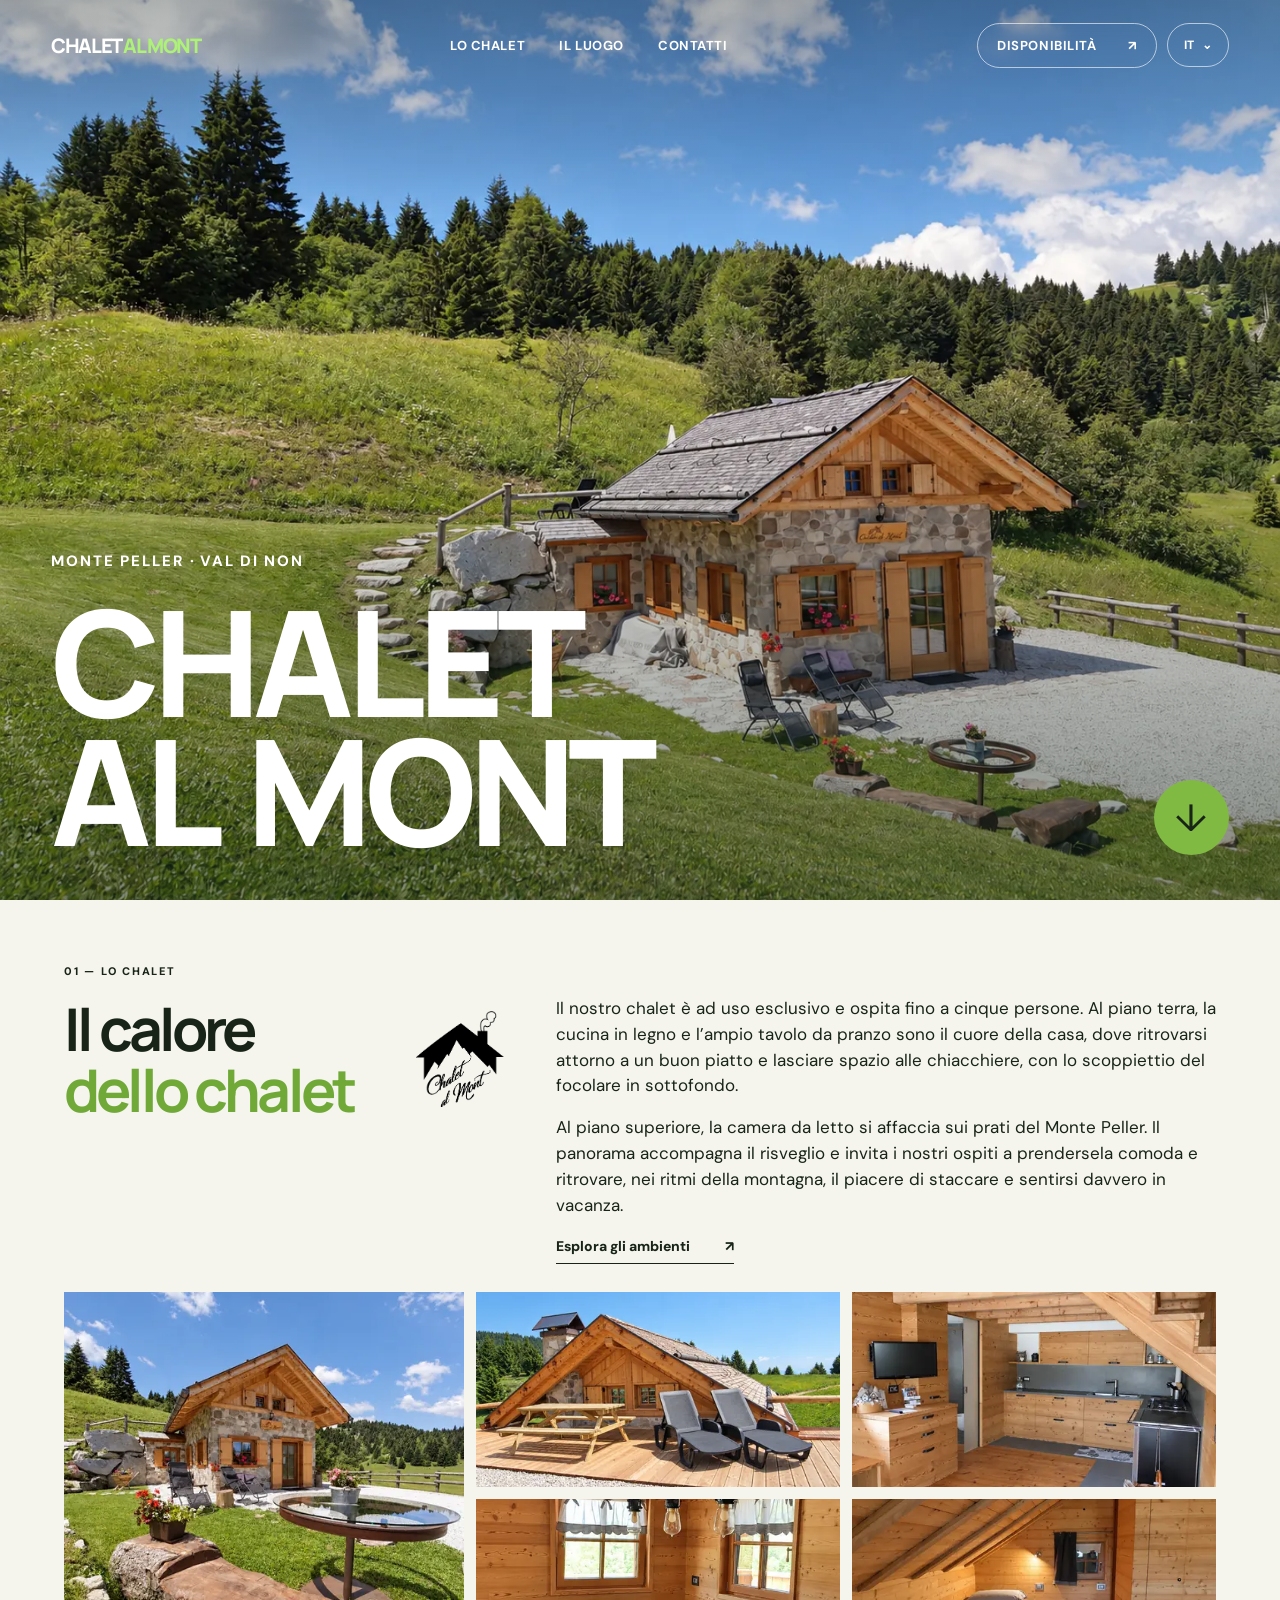
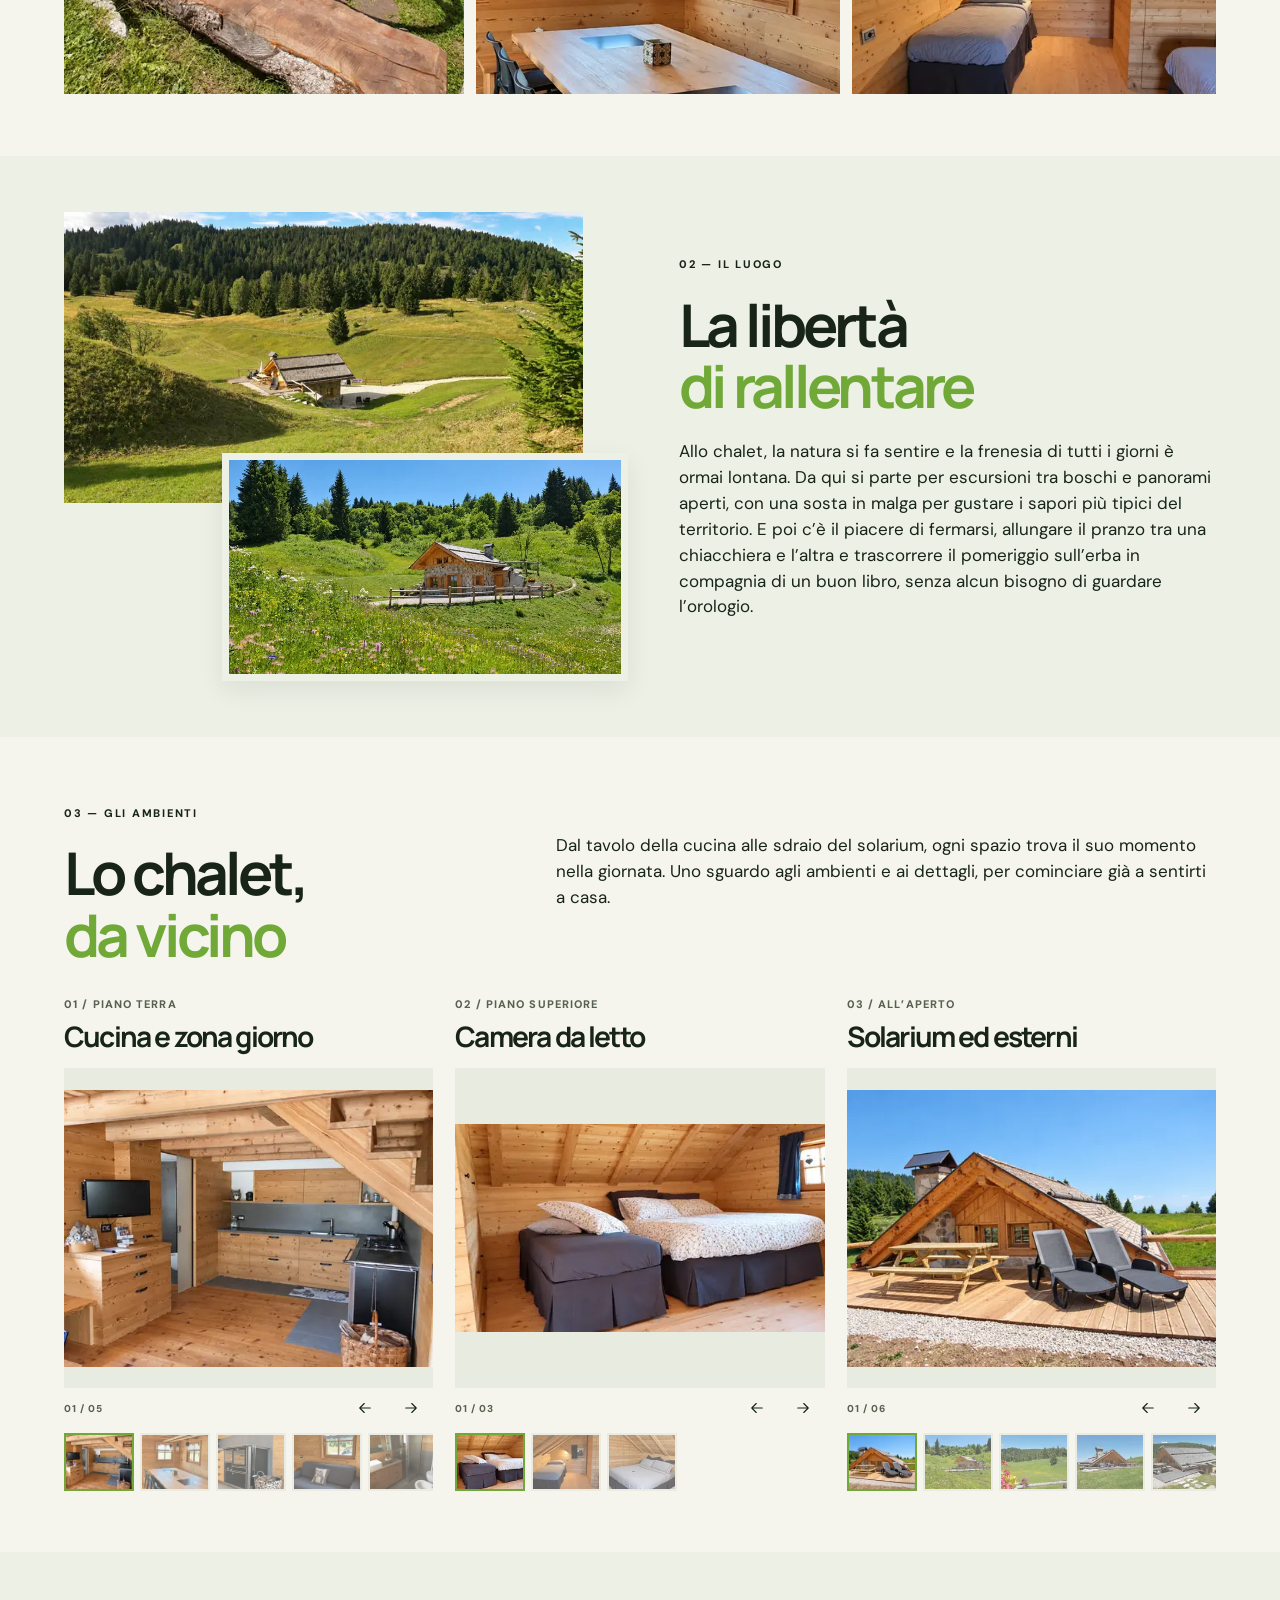
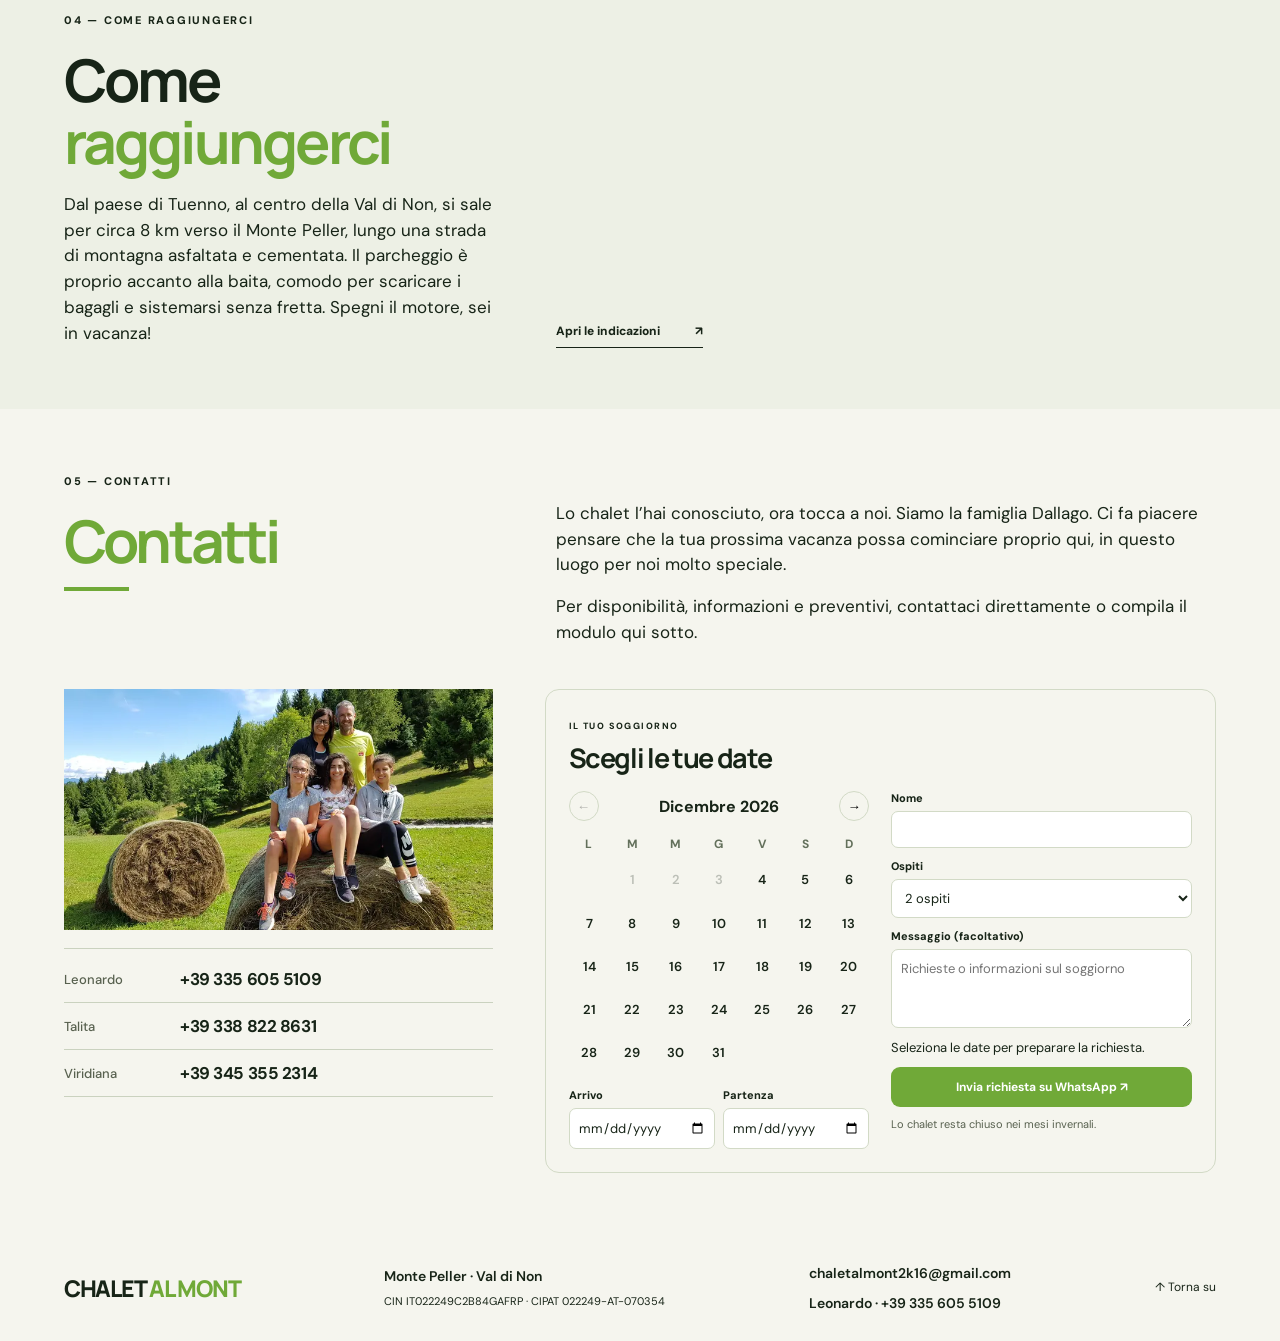
<file: docs/index.html>
<!doctype html>
<html lang="it">
<head>
  <meta charset="utf-8"><meta name="viewport" content="width=device-width, initial-scale=1"><meta name="theme-color" content="#223322">
  <title>Chalet al Mont · Monte Peller, Val di Non</title>
  <meta name="description" content="Chalet al Mont, sul Monte Peller in Val di Non. Una baita indipendente per cinque persone, tra prati e boschi.">
  <link rel="preconnect" href="https://fonts.googleapis.com"><link rel="preconnect" href="https://fonts.gstatic.com" crossorigin><link href="https://fonts.googleapis.com/css2?family=DM+Sans:wght@400;500;600;700&family=Manrope:wght@400;500;600;700;800&display=swap" rel="stylesheet"><link rel="stylesheet" href="style.css?v=20261014-2">
<link rel="alternate" hreflang="it" href="https://gabbbri.github.io/chalet-al-mont/"><link rel="alternate" hreflang="en" href="https://gabbbri.github.io/chalet-al-mont/en/"><link rel="alternate" hreflang="de" href="https://gabbbri.github.io/chalet-al-mont/de/"><meta property="og:type" content="website">
<meta property="og:site_name" content="Chalet al Mont">
<meta property="og:title" content="Chalet al Mont · Monte Peller, Val di Non">
<meta property="og:description" content="Chalet al Mont, sul Monte Peller in Val di Non. Una baita indipendente per cinque persone, tra prati e boschi.">
<meta property="og:url" content="https://gabbbri.github.io/chalet-al-mont/">
<meta property="og:locale" content="it_IT">
<meta property="og:image" content="https://gabbbri.github.io/chalet-al-mont/assets/chalet-al-mont-social.jpg">
<meta property="og:image:secure_url" content="https://gabbbri.github.io/chalet-al-mont/assets/chalet-al-mont-social.jpg">
<meta property="og:image:type" content="image/jpeg">
<meta property="og:image:width" content="1200">
<meta property="og:image:height" content="630">
<meta property="og:image:alt" content="Chalet al Mont tra i prati e i boschi del Monte Peller">
<meta name="twitter:card" content="summary_large_image">
<meta name="twitter:title" content="Chalet al Mont · Monte Peller, Val di Non">
<meta name="twitter:description" content="Chalet al Mont, sul Monte Peller in Val di Non. Una baita indipendente per cinque persone, tra prati e boschi.">
<meta name="twitter:image" content="https://gabbbri.github.io/chalet-al-mont/assets/chalet-al-mont-social.jpg">
<meta name="twitter:image:alt" content="Chalet al Mont tra i prati e i boschi del Monte Peller">
</head>
<body>
  <header class="topbar"><a class="brand" href="#top" aria-label="Chalet al Mont, torna all'inizio">CHALET <span>AL MONT</span></a><nav aria-label="Menu principale"><a href="#chalet">LO CHALET</a><a href="#paesaggio">IL LUOGO</a><a href="#contatti">CONTATTI</a></nav><div class="header-actions"><a class="top-cta" href="#contatti">DISPONIBILITÀ <span>↗</span></a><details class="language-switch"><summary aria-label="Scegli la lingua"><span>IT</span><span aria-hidden="true">⌄</span></summary><div class="language-list"><a href="./" lang="it" hreflang="it" data-language="it" aria-current="page">Italiano</a><a href="en/" lang="en" hreflang="en" data-language="en">English</a><a href="de/" lang="de" hreflang="de" data-language="de">Deutsch</a></div></details></div></header>
  <main id="top">
    <section class="hero" aria-labelledby="hero-title"><img class="hero-img" src="assets/chalet.jpg-page-1448.webp" srcset="assets/chalet.jpg-page-480.webp 480w, assets/chalet.jpg-page-720.webp 720w, assets/chalet.jpg-page-960.webp 960w, assets/chalet.jpg-page-1448.webp 1448w" sizes="100vw" width="1448" height="1086" decoding="async" alt="Chalet al Mont sul prato del Monte Peller" fetchpriority="high"><div class="hero-shade"></div><div class="hero-bottom"><div><span class="tiny">MONTE PELLER · VAL DI NON</span><h1 id="hero-title">CHALET<br><span>AL MONT</span></h1></div><a class="hero-down" href="#chalet" aria-label="Scendi alla descrizione">↓</a></div></section>

    <section class="opening" id="chalet">
      <div class="opening-head"><div class="section-title-block"><div class="opening-identity"><span class="section-label">01 — LO CHALET</span></div><h2>Il calore <br><em>dello chalet</em></h2><img class="original-logo opening-mark" src="assets/logo-originale.png" alt="Logo originale di Chalet al Mont" loading="lazy"></div><div class="opening-copy"><p>Il nostro chalet è ad uso esclusivo e ospita fino a cinque persone. Al piano terra, la cucina in legno e l’ampio tavolo da pranzo sono il cuore della casa, dove ritrovarsi attorno a un buon piatto e lasciare spazio alle chiacchiere, con lo scoppiettio del focolare in sottofondo.</p><p>Al piano superiore, la camera da letto si affaccia sui prati del Monte Peller. Il panorama accompagna il risveglio e invita i nostri ospiti a prendersela comoda e ritrovare, nei ritmi della montagna, il piacere di staccare e sentirsi davvero in vacanza.</p><a class="arrow-link" href="#ambienti">Esplora gli ambienti <span>↗</span></a></div></div>
      <div class="chalet-gallery" aria-label="Fotografie dello chalet, esterni e interni">
        <a class="gallery-main" href="assets/facciata-1086.webp" aria-label="Apri la foto della facciata"><img src="assets/facciata-page-480.webp" srcset="assets/facciata-page-480.webp 480w, assets/facciata-page-720.webp 720w, assets/facciata-page-960.webp 960w" sizes="(max-width: 650px) 90vw, 30vw" width="480" height="640" decoding="async" alt="La baita e le sedute sul prato" loading="lazy"></a>
        <a href="assets/terrazza-ai-1448.webp" aria-label="Apri la foto della terrazza"><img src="assets/terrazza-ai-page-480.webp" srcset="assets/terrazza-ai-page-480.webp 480w, assets/terrazza-ai-page-720.webp 720w, assets/terrazza-ai-page-960.webp 960w" sizes="(max-width: 650px) 44vw, 29vw" width="480" height="360" decoding="async" alt="Terrazza con tavolo e sdraio" loading="lazy"></a>
        <a href="assets/cucina-ai-1448.webp" aria-label="Apri la foto della cucina"><img src="assets/cucina-ai-page-480.webp" srcset="assets/cucina-ai-page-480.webp 480w, assets/cucina-ai-page-720.webp 720w, assets/cucina-ai-page-960.webp 960w" sizes="(max-width: 650px) 44vw, 29vw" width="480" height="360" decoding="async" alt="Cucina in legno e focolare, sotto la scala" loading="lazy"></a>
        <a href="assets/zona-pranzo-ai-941.webp" aria-label="Ingrandisci: Il tavolo della zona giorno, davanti alle due finestre"><img src="assets/zona-pranzo-ai-page-480.webp" srcset="assets/zona-pranzo-ai-page-480.webp 480w, assets/zona-pranzo-ai-page-720.webp 720w, assets/zona-pranzo-ai-page-941.webp 941w" sizes="(max-width: 650px) 44vw, 29vw" width="480" height="853" decoding="async" alt="Il tavolo della zona giorno, davanti alle due finestre" loading="lazy"></a>
        <a href="assets/camera-ai-1600.webp" aria-label="Apri la foto della camera"><img src="assets/camera-ai-page-480.webp" srcset="assets/camera-ai-page-480.webp 480w, assets/camera-ai-page-720.webp 720w, assets/camera-ai-page-960.webp 960w" sizes="(max-width: 650px) 44vw, 29vw" width="480" height="270" decoding="async" alt="I letti nella camera al piano superiore" loading="lazy"></a>
      </div>
    </section>



    <section class="photo-story" id="paesaggio"><div class="landscape-composition"><figure class="landscape-main"><img src="assets/radura-page-480.webp" srcset="assets/radura-page-480.webp 480w, assets/radura-page-720.webp 720w, assets/radura-page-960.webp 960w" sizes="(max-width: 750px) 80vw, 44vw" width="480" height="270" decoding="async" alt="La baita nella radura tra il prato e il bosco" loading="lazy"></figure><figure class="landscape-inset"><img src="assets/prato-ai-page-480.webp" srcset="assets/prato-ai-page-480.webp 480w, assets/prato-ai-page-720.webp 720w, assets/prato-ai-page-960.webp 960w" sizes="(max-width: 750px) 80vw, 44vw" width="480" height="270" decoding="async" alt="La baita vista dal prato" loading="lazy"></figure></div><div class="photo-panel"><span class="section-label">02 — IL LUOGO</span><h2>La libertà <br><em>di rallentare</em></h2><p>Allo chalet, la natura si fa sentire e la frenesia di tutti i giorni è ormai lontana. Da qui si parte per escursioni tra boschi e panorami aperti, con una sosta in malga per gustare i sapori più tipici del territorio. E poi c’è il piacere di fermarsi, allungare il pranzo tra una chiacchiera e l’altra e trascorrere il pomeriggio sull’erba in compagnia di un buon libro, senza alcun bisogno di guardare l’orologio.</p></div></section>

    <section class="rooms" id="ambienti"><div class="rooms-head"><div class="section-title-block"><span class="section-label">03 — GLI AMBIENTI</span><h2>Lo chalet, <br><em>da vicino</em></h2></div><div class="section-copy"><p>Dal tavolo della cucina alle sdraio del solarium, ogni spazio trova il suo momento nella giornata. Uno sguardo agli ambienti e ai dettagli, per cominciare già a sentirti a casa.</p></div></div><div class="room-grid"><article class="room-card"><span>01 / PIANO TERRA</span><h3>Cucina e zona giorno</h3><div class="space-gallery" aria-label="Fotografie: piano terra" data-space-gallery><div class="space-slides"><a class="room-photo" href="assets/cucina-ai-1448.webp" aria-label="Ingrandisci: La cucina e la scala che porta al piano superiore"><img src="assets/cucina-ai-page-480.webp" srcset="assets/cucina-ai-page-480.webp 480w, assets/cucina-ai-page-720.webp 720w, assets/cucina-ai-page-960.webp 960w" sizes="(max-width: 650px) 90vw, 29vw" width="480" height="360" decoding="async" alt="La cucina e la scala che porta al piano superiore" loading="lazy"></a><a class="room-photo" href="assets/zona-pranzo-ai-941.webp" aria-label="Ingrandisci: Il tavolo della zona giorno, davanti alle due finestre" hidden tabindex="-1"><img data-src="assets/zona-pranzo-ai-page-480.webp" data-srcset="assets/zona-pranzo-ai-page-480.webp 480w, assets/zona-pranzo-ai-page-720.webp 720w, assets/zona-pranzo-ai-page-941.webp 941w" sizes="(max-width: 650px) 90vw, 29vw" width="480" height="853" decoding="async" alt="Il tavolo della zona giorno, davanti alle due finestre" loading="lazy"></a><a class="room-photo" href="assets/stufa-ai-941.webp" aria-label="Ingrandisci: Il focolare a legna al piano terra" hidden tabindex="-1"><img data-src="assets/stufa-ai-page-480.webp" data-srcset="assets/stufa-ai-page-480.webp 480w, assets/stufa-ai-page-720.webp 720w, assets/stufa-ai-page-941.webp 941w" sizes="(max-width: 650px) 90vw, 29vw" width="480" height="853" decoding="async" alt="Il focolare a legna al piano terra" loading="lazy"></a><a class="room-photo" href="assets/soggiorno-ai-1086.webp" aria-label="Ingrandisci: Il divano nella zona giorno" hidden tabindex="-1"><img data-src="assets/soggiorno-ai-page-480.webp" data-srcset="assets/soggiorno-ai-page-480.webp 480w, assets/soggiorno-ai-page-720.webp 720w, assets/soggiorno-ai-page-960.webp 960w" sizes="(max-width: 650px) 90vw, 29vw" width="480" height="640" decoding="async" alt="Il divano nella zona giorno" loading="lazy"></a><a class="room-photo" href="assets/bagno-originale-1600.webp" aria-label="Ingrandisci: Il bagno al piano terra, con lavabo e doccia" hidden tabindex="-1"><img data-src="assets/bagno-originale-page-480.webp" data-srcset="assets/bagno-originale-page-480.webp 480w, assets/bagno-originale-page-720.webp 720w, assets/bagno-originale-page-960.webp 960w" sizes="(max-width: 650px) 90vw, 29vw" width="480" height="360" decoding="async" alt="Il bagno al piano terra, con lavabo e doccia" loading="lazy"></a><div class="space-controls"><button type="button" data-step="-1" aria-label="Foto precedente"><svg viewBox="0 0 24 24" aria-hidden="true"><path d="M19 12H5m6-6-6 6 6 6"/></svg></button><span class="space-count" aria-live="polite">01 / 05</span><button type="button" data-step="1" aria-label="Foto successiva"><svg viewBox="0 0 24 24" aria-hidden="true"><path d="M5 12h14m-6-6 6 6-6 6"/></svg></button></div></div><div class="space-thumbs" aria-label="Scegli una foto"><button type="button" data-photo="0" aria-label="Mostra: La cucina e la scala che porta al piano superiore" aria-pressed="true"><img src="assets/cucina-ai-page-160.webp" width="160" height="120" decoding="async" alt="" loading="lazy"></button><button type="button" data-photo="1" aria-label="Mostra: Il tavolo della zona giorno, davanti alle due finestre" aria-pressed="false"><img src="assets/zona-pranzo-ai-page-160.webp" width="160" height="284" decoding="async" alt="" loading="lazy"></button><button type="button" data-photo="2" aria-label="Mostra: Il focolare a legna al piano terra" aria-pressed="false"><img src="assets/stufa-ai-page-160.webp" width="160" height="284" decoding="async" alt="" loading="lazy"></button><button type="button" data-photo="3" aria-label="Mostra: Il divano nella zona giorno" aria-pressed="false"><img src="assets/soggiorno-ai-page-160.webp" width="160" height="213" decoding="async" alt="" loading="lazy"></button><button type="button" data-photo="4" aria-label="Mostra: Il bagno al piano terra, con lavabo e doccia" aria-pressed="false"><img src="assets/bagno-originale-page-160.webp" width="160" height="120" decoding="async" alt="" loading="lazy"></button></div></div></article><article class="room-card"><span>02 / PIANO SUPERIORE</span><h3>Camera da letto</h3><div class="space-gallery" aria-label="Fotografie: piano superiore" data-space-gallery><div class="space-slides"><a class="room-photo" href="assets/letti-ai-1600.webp" aria-label="Ingrandisci: Letto matrimoniale e letto singolo nella camera al piano superiore"><img src="assets/letti-ai-page-480.webp" srcset="assets/letti-ai-page-480.webp 480w, assets/letti-ai-page-720.webp 720w, assets/letti-ai-page-960.webp 960w" sizes="(max-width: 650px) 90vw, 29vw" width="480" height="270" decoding="async" alt="Letto matrimoniale e letto singolo nella camera al piano superiore" loading="lazy"></a><a class="room-photo" href="assets/camera-ai-1600.webp" aria-label="Ingrandisci: I letti singoli sotto il soffitto in legno" hidden tabindex="-1"><img data-src="assets/camera-ai-page-480.webp" data-srcset="assets/camera-ai-page-480.webp 480w, assets/camera-ai-page-720.webp 720w, assets/camera-ai-page-960.webp 960w" sizes="(max-width: 650px) 90vw, 29vw" width="480" height="270" decoding="async" alt="I letti singoli sotto il soffitto in legno" loading="lazy"></a><a class="room-photo" href="assets/matrimoniale-ai-1600.webp" aria-label="Ingrandisci: Il letto matrimoniale visto dalla finestra" hidden tabindex="-1"><img data-src="assets/matrimoniale-ai-page-480.webp" data-srcset="assets/matrimoniale-ai-page-480.webp 480w, assets/matrimoniale-ai-page-720.webp 720w, assets/matrimoniale-ai-page-960.webp 960w" sizes="(max-width: 650px) 90vw, 29vw" width="480" height="270" decoding="async" alt="Il letto matrimoniale visto dalla finestra" loading="lazy"></a><div class="space-controls"><button type="button" data-step="-1" aria-label="Foto precedente"><svg viewBox="0 0 24 24" aria-hidden="true"><path d="M19 12H5m6-6-6 6 6 6"/></svg></button><span class="space-count" aria-live="polite">01 / 03</span><button type="button" data-step="1" aria-label="Foto successiva"><svg viewBox="0 0 24 24" aria-hidden="true"><path d="M5 12h14m-6-6 6 6-6 6"/></svg></button></div></div><div class="space-thumbs" aria-label="Scegli una foto"><button type="button" data-photo="0" aria-label="Mostra: Letto matrimoniale e letto singolo nella camera al piano superiore" aria-pressed="true"><img src="assets/letti-ai-page-160.webp" width="160" height="90" decoding="async" alt="" loading="lazy"></button><button type="button" data-photo="1" aria-label="Mostra: I letti singoli sotto il soffitto in legno" aria-pressed="false"><img src="assets/camera-ai-page-160.webp" width="160" height="90" decoding="async" alt="" loading="lazy"></button><button type="button" data-photo="2" aria-label="Mostra: Il letto matrimoniale visto dalla finestra" aria-pressed="false"><img src="assets/matrimoniale-ai-page-160.webp" width="160" height="90" decoding="async" alt="" loading="lazy"></button></div></div></article><article class="room-card"><span>03 / ALL’APERTO</span><h3>Solarium ed esterni</h3><div class="space-gallery" aria-label="Fotografie: all’aperto" data-space-gallery><div class="space-slides"><a class="room-photo" href="assets/terrazza-ai-1448.webp" aria-label="Ingrandisci: La terrazza con tavolo e sdraio"><img src="assets/terrazza-ai-page-480.webp" srcset="assets/terrazza-ai-page-480.webp 480w, assets/terrazza-ai-page-720.webp 720w, assets/terrazza-ai-page-960.webp 960w" sizes="(max-width: 650px) 90vw, 29vw" width="480" height="360" decoding="async" alt="La terrazza con tavolo e sdraio" loading="lazy"></a><a class="room-photo" href="assets/prato-ai-1600.webp" aria-label="Ingrandisci: La baita vista dal prato" hidden tabindex="-1"><img data-src="assets/prato-ai-page-480.webp" data-srcset="assets/prato-ai-page-480.webp 480w, assets/prato-ai-page-720.webp 720w, assets/prato-ai-page-960.webp 960w" sizes="(max-width: 650px) 90vw, 29vw" width="480" height="270" decoding="async" alt="La baita vista dal prato" loading="lazy"></a><a class="room-photo" href="assets/originale-15-1600.webp" aria-label="Ingrandisci: Il prato e il bosco visti dalla terrazza" hidden tabindex="-1"><img data-src="assets/originale-15-page-480.webp" data-srcset="assets/originale-15-page-480.webp 480w, assets/originale-15-page-720.webp 720w, assets/originale-15-page-960.webp 960w" sizes="(max-width: 650px) 90vw, 29vw" width="480" height="270" decoding="async" alt="Il prato e il bosco visti dalla terrazza" loading="lazy"></a><a class="room-photo" href="assets/terrazza-lato-originale-1600.webp" aria-label="Ingrandisci: La terrazza vista dal prato, con accesso al piano superiore" hidden tabindex="-1"><img data-src="assets/terrazza-lato-originale-page-480.webp" data-srcset="assets/terrazza-lato-originale-page-480.webp 480w, assets/terrazza-lato-originale-page-720.webp 720w, assets/terrazza-lato-originale-page-960.webp 960w" sizes="(max-width: 650px) 90vw, 29vw" width="480" height="270" decoding="async" alt="La terrazza vista dal prato, con accesso al piano superiore" loading="lazy"></a><a class="room-photo" href="assets/terrazza-accesso-originale-1600.webp" aria-label="Ingrandisci: Il tavolo sulla terrazza e il percorso di accesso alla baita" hidden tabindex="-1"><img data-src="assets/terrazza-accesso-originale-page-480.webp" data-srcset="assets/terrazza-accesso-originale-page-480.webp 480w, assets/terrazza-accesso-originale-page-720.webp 720w, assets/terrazza-accesso-originale-page-960.webp 960w" sizes="(max-width: 650px) 90vw, 29vw" width="480" height="270" decoding="async" alt="Il tavolo sulla terrazza e il percorso di accesso alla baita" loading="lazy"></a><a class="room-photo" href="assets/panca-originale-1600.webp" aria-label="Ingrandisci: La panca in legno accanto alla facciata" hidden tabindex="-1"><img data-src="assets/panca-originale-page-480.webp" data-srcset="assets/panca-originale-page-480.webp 480w, assets/panca-originale-page-720.webp 720w, assets/panca-originale-page-960.webp 960w" sizes="(max-width: 650px) 90vw, 29vw" width="480" height="640" decoding="async" alt="La panca in legno accanto alla facciata" loading="lazy"></a><div class="space-controls"><button type="button" data-step="-1" aria-label="Foto precedente"><svg viewBox="0 0 24 24" aria-hidden="true"><path d="M19 12H5m6-6-6 6 6 6"/></svg></button><span class="space-count" aria-live="polite">01 / 06</span><button type="button" data-step="1" aria-label="Foto successiva"><svg viewBox="0 0 24 24" aria-hidden="true"><path d="M5 12h14m-6-6 6 6-6 6"/></svg></button></div></div><div class="space-thumbs" aria-label="Scegli una foto"><button type="button" data-photo="0" aria-label="Mostra: La terrazza con tavolo e sdraio" aria-pressed="true"><img src="assets/terrazza-ai-page-160.webp" width="160" height="120" decoding="async" alt="" loading="lazy"></button><button type="button" data-photo="1" aria-label="Mostra: La baita vista dal prato" aria-pressed="false"><img src="assets/prato-ai-page-160.webp" width="160" height="90" decoding="async" alt="" loading="lazy"></button><button type="button" data-photo="2" aria-label="Mostra: Il prato e il bosco visti dalla terrazza" aria-pressed="false"><img src="assets/originale-15-page-160.webp" width="160" height="90" decoding="async" alt="" loading="lazy"></button><button type="button" data-photo="3" aria-label="Mostra: La terrazza vista dal prato, con accesso al piano superiore" aria-pressed="false"><img src="assets/terrazza-lato-originale-page-160.webp" width="160" height="90" decoding="async" alt="" loading="lazy"></button><button type="button" data-photo="4" aria-label="Mostra: Il tavolo sulla terrazza e il percorso di accesso alla baita" aria-pressed="false"><img src="assets/terrazza-accesso-originale-page-160.webp" width="160" height="90" decoding="async" alt="" loading="lazy"></button><button type="button" data-photo="5" aria-label="Mostra: La panca in legno accanto alla facciata" aria-pressed="false"><img src="assets/panca-originale-page-160.webp" width="160" height="213" decoding="async" alt="" loading="lazy"></button></div></div></article></div></section>

    <section class="arrival-map" id="mappa"><div class="arrival-copy"><span class="section-label">04 — COME RAGGIUNGERCI</span><h2>Come <br><em>raggiungerci</em></h2><p>Dal paese di Tuenno, al centro della Val di Non, si sale per circa 8 km verso il Monte Peller, lungo una strada di montagna asfaltata e cementata. Il parcheggio è proprio accanto alla baita, comodo per scaricare i bagagli e sistemarsi senza fretta. Spegni il motore, sei in vacanza!</p></div><div class="map-panel"><iframe tabindex="-1" inert aria-hidden="true" title="Mappa di Chalet al Mont sul Monte Peller" src="https://www.google.com/maps?q=Chalet%20al%20Mont%20Monte%20Peller%20Tuenno&amp;output=embed" loading="lazy" referrerpolicy="no-referrer-when-downgrade"></iframe><a class="arrow-link" href="https://www.google.com/maps/search/?api=1&amp;query=Chalet+al+Mont+Monte+Peller+Tuenno" target="_blank" rel="noopener">Apri le indicazioni <span>↗</span></a></div></section>

    <section class="welcome" id="contatti"><div class="contact-head"><div class="section-title-block"><span class="section-label">05 — CONTATTI</span><h2 class="contact-title">Contatti</h2></div><div class="section-copy"><p>Lo chalet l’hai conosciuto, ora tocca a noi. Siamo la famiglia Dallago. Ci fa piacere pensare che la tua prossima vacanza possa cominciare proprio qui, in questo luogo per noi molto speciale.</p><p>Per disponibilità, informazioni e preventivi, contattaci direttamente o compila il modulo qui sotto.</p></div></div><div class="welcome-top"><div class="host-area"><div class="host-intro"><img src="assets/famiglia-originale-page-480.webp" srcset="assets/famiglia-originale-page-480.webp 480w, assets/famiglia-originale-page-720.webp 720w, assets/famiglia-originale-page-960.webp 960w" sizes="(max-width: 750px) 90vw, 50vw" width="480" height="270" decoding="async" alt="La famiglia Dallago, che accoglie gli ospiti di Chalet al Mont" loading="lazy"></div><div class="host-numbers" aria-label="Contatti della famiglia"><a href="tel:+393356055109"><span>Leonardo</span><strong>+39 335 605 5109</strong></a><a href="tel:+393388228631"><span>Talita</span><strong>+39 338 822 8631</strong></a><a href="tel:+393453552314"><span>Viridiana</span><strong>+39 345 355 2314</strong></a></div></div><form class="booking-card" id="contact-form"><span class="section-label">IL TUO SOGGIORNO</span><h3>Scegli le tue date</h3><div class="booking-layout"><div class="booking-calendar"><div class="calendar-heading"><button type="button" id="month-prev" aria-label="Mese precedente">←</button><strong id="calendar-month"></strong><button type="button" id="month-next" aria-label="Mese successivo">→</button></div><div class="calendar-week" aria-hidden="true"><span>L</span><span>M</span><span>M</span><span>G</span><span>V</span><span>S</span><span>D</span></div><div class="calendar-days" id="calendar-days" aria-label="Calendario per scegliere le date"></div><div class="date-fields"><label>Arrivo<input type="date" id="arrival"></label><label>Partenza<input type="date" id="departure"></label></div></div><div class="booking-details"><div class="contact-fields"><label>Nome<input id="contact-name" name="name" type="text" autocomplete="name" maxlength="120" required></label></div><label class="guest-field">Ospiti<select id="guest-count"><option value="1">1 ospite</option><option value="2" selected>2 ospiti</option><option value="3">3 ospiti</option><option value="4">4 ospiti</option><option value="5">5 ospiti</option></select></label><label class="message-field">Messaggio (facoltativo)<textarea id="contact-message" name="message" rows="3" maxlength="2000" placeholder="Richieste o informazioni sul soggiorno"></textarea></label><p class="date-summary" id="date-summary" aria-live="polite">Seleziona le date per preparare la richiesta.</p><button type="submit" class="booking-send" id="booking-send" disabled>Invia richiesta su WhatsApp ↗</button><p class="calendar-note">Lo chalet resta chiuso nei mesi invernali.</p></div></div></form></div>

    </section>
  </main>
  <footer><strong class="footer-brand">CHALET <span>AL MONT</span></strong><div class="footer-info">Monte Peller · Val di Non<br><small>CIN IT022249C2B84GAFRP · CIPAT 022249-AT-070354</small></div><div class="footer-contacts"><a href="mailto:chaletalmont2k16@gmail.com">chaletalmont2k16@gmail.com</a><a href="tel:+393356055109">Leonardo · +39 335 605 5109</a></div><a class="back-top" href="#top">↑ Torna su</a></footer>
  <dialog class="gallery-dialog" aria-label="Galleria fotografica dello chalet"><button class="gallery-close" type="button" aria-label="Chiudi la galleria">×</button><button class="gallery-prev" type="button" aria-label="Foto precedente">←</button><div class="gallery-view"><img alt=""></div><button class="gallery-next" type="button" aria-label="Foto successiva">→</button><span class="gallery-counter" aria-live="polite"></span></dialog>
  <script src="language-menu.js"></script>
  <script src="gallery.js?v=20261014-1"></script>
  <script type="module" src="calendar.js"></script>
<!-- Cloudflare Web Analytics --><script type='module' src='https://static.cloudflareinsights.com/beacon.min.js' data-cf-beacon='{"token": "ad1eeccb9f084159847db6150899ed56"}'></script><!-- End Cloudflare Web Analytics -->
</body>
</html>
</file>
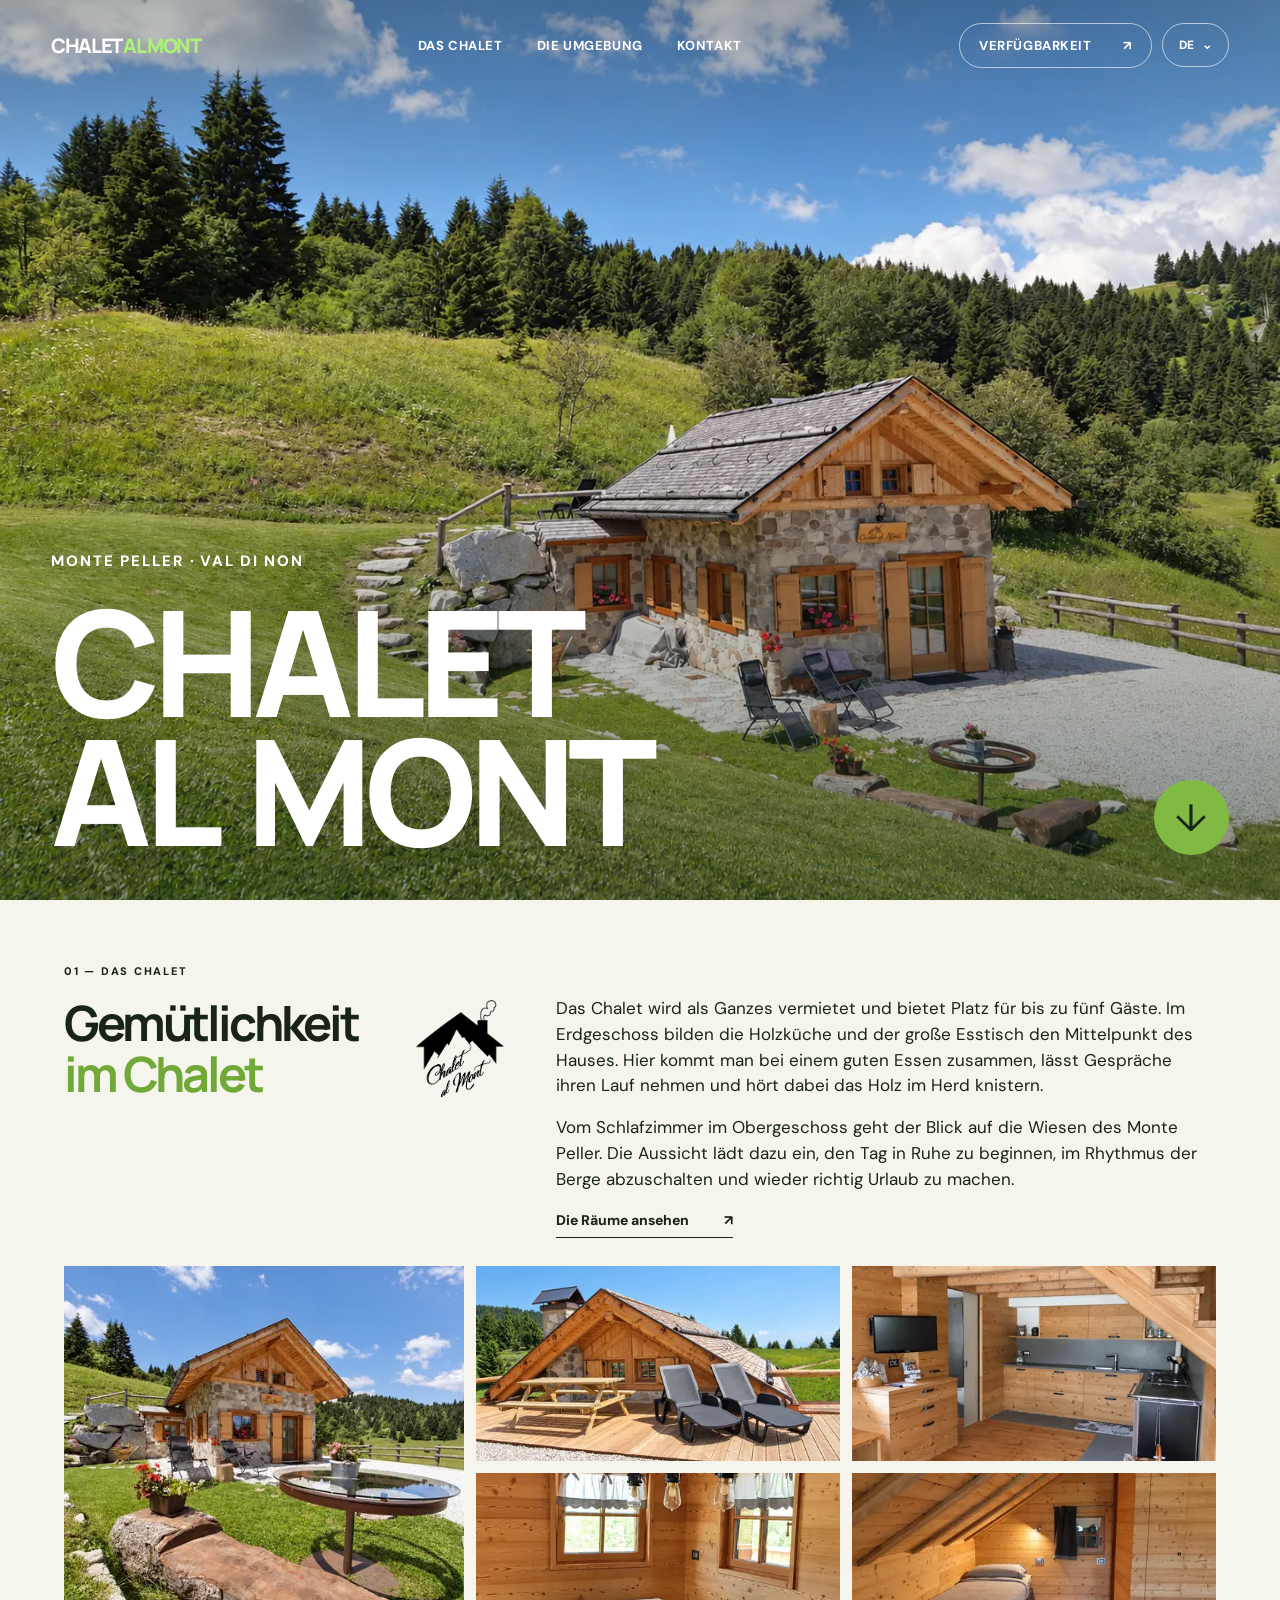
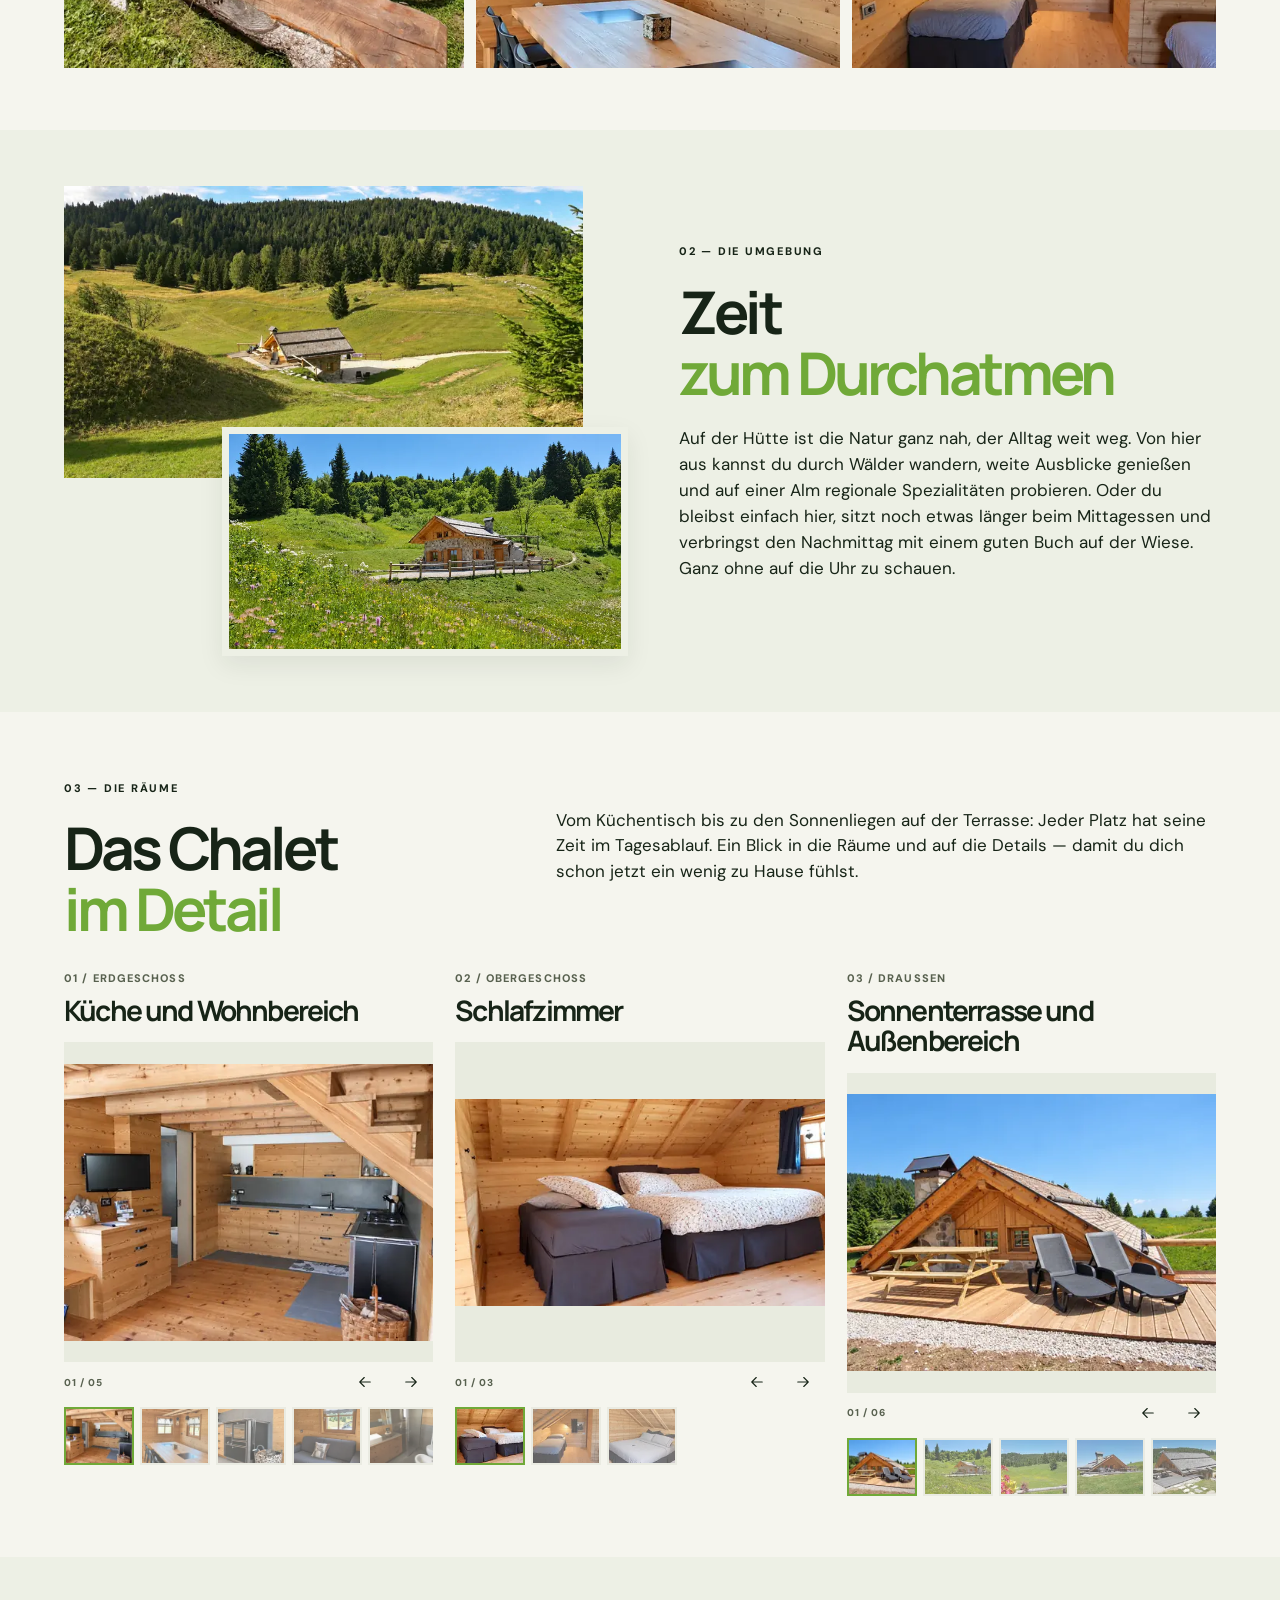
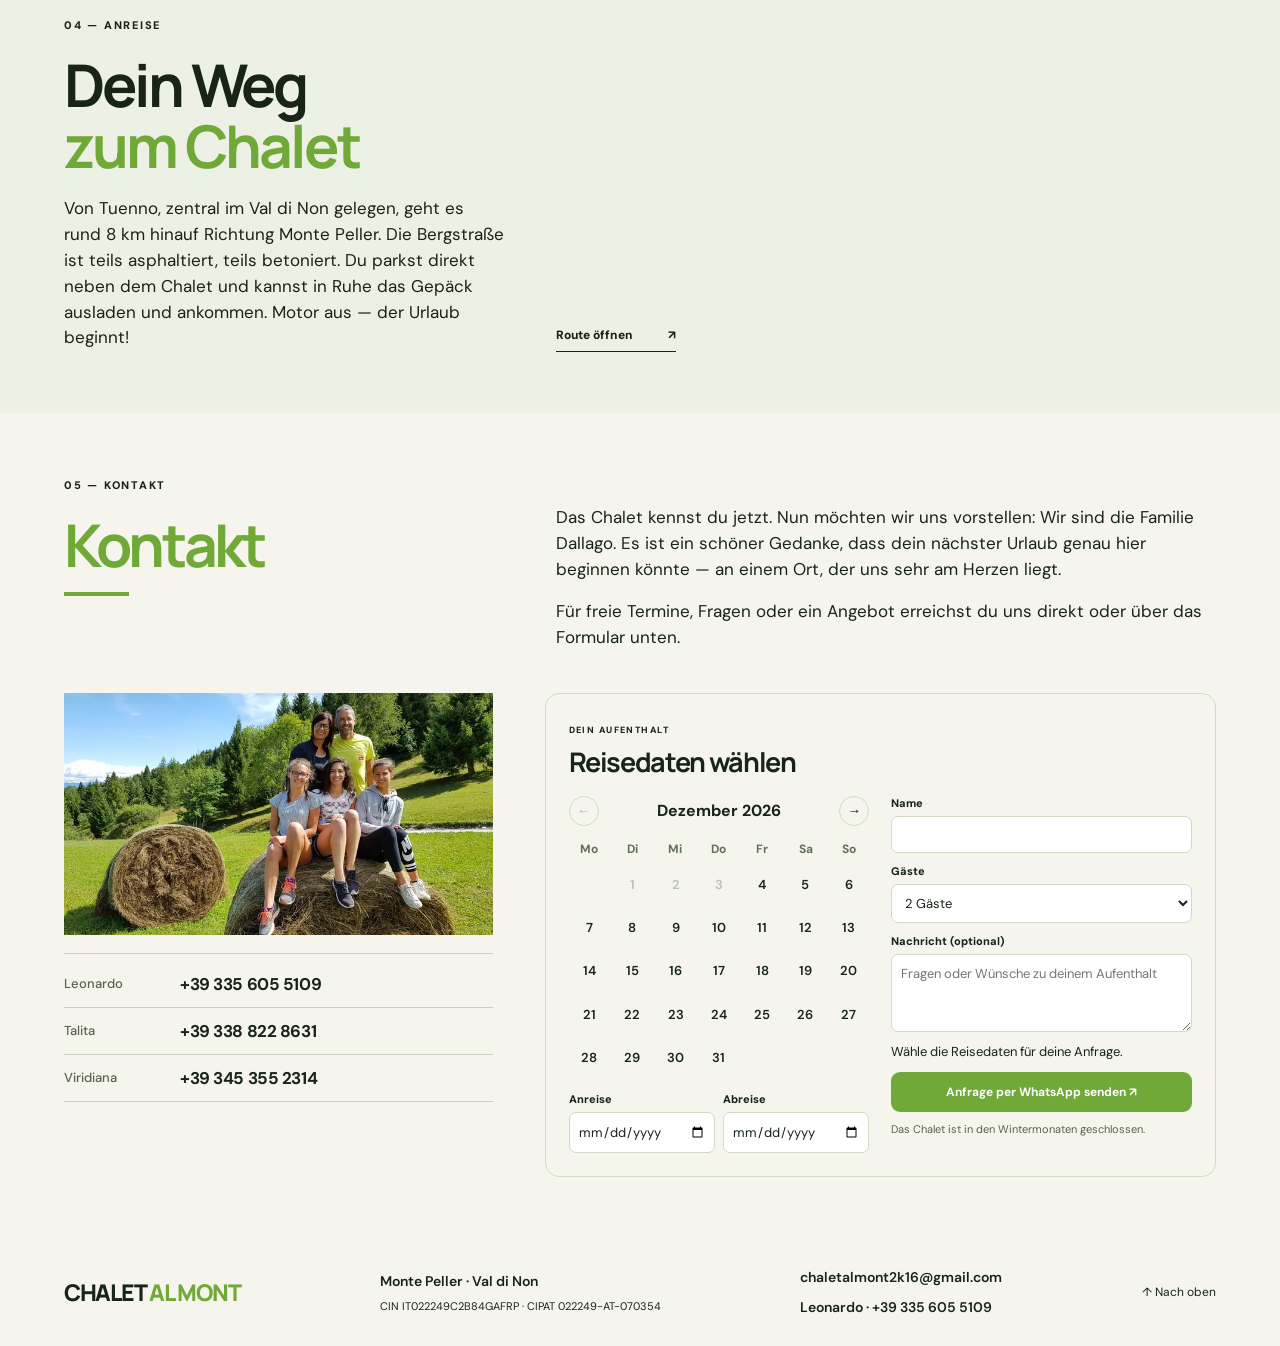
<file: docs/de/index.html>
<!doctype html>
<html lang="de">
<head>
  <meta charset="utf-8"><meta name="viewport" content="width=device-width, initial-scale=1"><meta name="theme-color" content="#223322">
  <title>Chalet al Mont · Monte Peller, Val di Non</title>
  <meta name="description" content="Chalet al Mont am Monte Peller im Val di Non. Eine freistehende Hütte für fünf Gäste, umgeben von Wiesen und Wäldern.">
  <link rel="preconnect" href="https://fonts.googleapis.com"><link rel="preconnect" href="https://fonts.gstatic.com" crossorigin><link href="https://fonts.googleapis.com/css2?family=DM+Sans:wght@400;500;600;700&amp;family=Manrope:wght@400;500;600;700;800&amp;display=swap" rel="stylesheet"><link rel="stylesheet" href="../style.css?v=20261014-2">
<link rel="alternate" hreflang="it" href="https://gabbbri.github.io/chalet-al-mont/"><link rel="alternate" hreflang="en" href="https://gabbbri.github.io/chalet-al-mont/en/"><link rel="alternate" hreflang="de" href="https://gabbbri.github.io/chalet-al-mont/de/"><meta property="og:type" content="website">
<meta property="og:site_name" content="Chalet al Mont">
<meta property="og:title" content="Chalet al Mont · Monte Peller, Val di Non">
<meta property="og:description" content="Chalet al Mont am Monte Peller im Val di Non. Eine freistehende Hütte für fünf Gäste, umgeben von Wiesen und Wäldern.">
<meta property="og:url" content="https://gabbbri.github.io/chalet-al-mont/de/">
<meta property="og:locale" content="de_DE">
<meta property="og:image" content="https://gabbbri.github.io/chalet-al-mont/assets/chalet-al-mont-social.jpg">
<meta property="og:image:secure_url" content="https://gabbbri.github.io/chalet-al-mont/assets/chalet-al-mont-social.jpg">
<meta property="og:image:type" content="image/jpeg">
<meta property="og:image:width" content="1200">
<meta property="og:image:height" content="630">
<meta property="og:image:alt" content="Chalet al Mont zwischen Wiesen und Wäldern am Monte Peller">
<meta name="twitter:card" content="summary_large_image">
<meta name="twitter:title" content="Chalet al Mont · Monte Peller, Val di Non">
<meta name="twitter:description" content="Chalet al Mont am Monte Peller im Val di Non. Eine freistehende Hütte für fünf Gäste, umgeben von Wiesen und Wäldern.">
<meta name="twitter:image" content="https://gabbbri.github.io/chalet-al-mont/assets/chalet-al-mont-social.jpg">
<meta name="twitter:image:alt" content="Chalet al Mont zwischen Wiesen und Wäldern am Monte Peller">
</head>
<body>
  <header class="topbar"><a class="brand" href="#top" aria-label="Chalet al Mont, zum Seitenanfang">CHALET <span>AL MONT</span></a><nav aria-label="Hauptmenü"><a href="#chalet">DAS CHALET</a><a href="#paesaggio">DIE UMGEBUNG</a><a href="#contatti">KONTAKT</a></nav><div class="header-actions"><a class="top-cta" href="#contatti">VERFÜGBARKEIT <span>↗</span></a><details class="language-switch"><summary aria-label="Sprache wählen"><span>DE</span><span aria-hidden="true">⌄</span></summary><div class="language-list"><a href="../" lang="it" hreflang="it" data-language="it">Italiano</a><a href="../en/" lang="en" hreflang="en" data-language="en">English</a><a href="./" lang="de" hreflang="de" data-language="de" aria-current="page">Deutsch</a></div></details></div></header>
  <main id="top">
    <section class="hero" aria-labelledby="hero-title"><img class="hero-img" src="../assets/chalet.jpg-page-1448.webp" srcset="../assets/chalet.jpg-page-480.webp 480w, ../assets/chalet.jpg-page-720.webp 720w, ../assets/chalet.jpg-page-960.webp 960w, ../assets/chalet.jpg-page-1448.webp 1448w" sizes="100vw" width="1448" height="1086" decoding="async" alt="Chalet al Mont auf den Wiesen des Monte Peller" fetchpriority="high"><div class="hero-shade"></div><div class="hero-bottom"><div><span class="tiny">MONTE PELLER · VAL DI NON</span><h1 id="hero-title">CHALET<br><span>AL MONT</span></h1></div><a class="hero-down" href="#chalet" aria-label="Zum Chalet scrollen">↓</a></div></section>

    <section class="opening" id="chalet">
      <div class="opening-head"><div class="section-title-block"><div class="opening-identity"><span class="section-label">01 — DAS CHALET</span></div><h2>Gemütlichkeit <br><em>im Chalet</em></h2><img class="original-logo opening-mark" src="../assets/logo-originale.png" alt="Logo von Chalet al Mont" loading="lazy"></div><div class="opening-copy"><p>Das Chalet wird als Ganzes vermietet und bietet Platz für bis zu fünf Gäste. Im Erdgeschoss bilden die Holzküche und der große Esstisch den Mittelpunkt des Hauses. Hier kommt man bei einem guten Essen zusammen, lässt Gespräche ihren Lauf nehmen und hört dabei das Holz im Herd knistern.</p><p>Vom Schlafzimmer im Obergeschoss geht der Blick auf die Wiesen des Monte Peller. Die Aussicht lädt dazu ein, den Tag in Ruhe zu beginnen, im Rhythmus der Berge abzuschalten und wieder richtig Urlaub zu machen.</p><a class="arrow-link" href="#ambienti">Die Räume ansehen <span>↗</span></a></div></div>
      <div class="chalet-gallery" aria-label="Fotos des Chalets, innen und außen">
        <a class="gallery-main" href="../assets/facciata-1086.webp" aria-label="Foto der Chaletfassade öffnen"><img src="../assets/facciata-page-480.webp" srcset="../assets/facciata-page-480.webp 480w, ../assets/facciata-page-720.webp 720w, ../assets/facciata-page-960.webp 960w" sizes="(max-width: 650px) 90vw, 30vw" width="480" height="640" decoding="async" alt="Das Chalet und die Sitzplätze im Freien" loading="lazy"></a>
        <a href="../assets/terrazza-ai-1448.webp" aria-label="Foto der Terrasse öffnen"><img src="../assets/terrazza-ai-page-480.webp" srcset="../assets/terrazza-ai-page-480.webp 480w, ../assets/terrazza-ai-page-720.webp 720w, ../assets/terrazza-ai-page-960.webp 960w" sizes="(max-width: 650px) 44vw, 29vw" width="480" height="360" decoding="async" alt="Terrasse mit Tisch und Sonnenliegen" loading="lazy"></a>
        <a href="../assets/cucina-ai-1448.webp" aria-label="Foto der Küche öffnen"><img src="../assets/cucina-ai-page-480.webp" srcset="../assets/cucina-ai-page-480.webp 480w, ../assets/cucina-ai-page-720.webp 720w, ../assets/cucina-ai-page-960.webp 960w" sizes="(max-width: 650px) 44vw, 29vw" width="480" height="360" decoding="async" alt="Holzküche und Herd unter der Treppe" loading="lazy"></a>
        <a href="../assets/zona-pranzo-ai-941.webp" aria-label="Vergrößern: Der Esstisch vor den beiden Fenstern"><img src="../assets/zona-pranzo-ai-page-480.webp" srcset="../assets/zona-pranzo-ai-page-480.webp 480w, ../assets/zona-pranzo-ai-page-720.webp 720w, ../assets/zona-pranzo-ai-page-941.webp 941w" sizes="(max-width: 650px) 44vw, 29vw" width="480" height="853" decoding="async" alt="Der Esstisch vor den beiden Fenstern" loading="lazy"></a>
        <a href="../assets/camera-ai-1600.webp" aria-label="Foto des Schlafzimmers öffnen"><img src="../assets/camera-ai-page-480.webp" srcset="../assets/camera-ai-page-480.webp 480w, ../assets/camera-ai-page-720.webp 720w, ../assets/camera-ai-page-960.webp 960w" sizes="(max-width: 650px) 44vw, 29vw" width="480" height="270" decoding="async" alt="Betten im Schlafzimmer im Obergeschoss" loading="lazy"></a>
      </div>
    </section>



    <section class="photo-story" id="paesaggio"><div class="landscape-composition"><figure class="landscape-main"><img src="../assets/radura-page-480.webp" srcset="../assets/radura-page-480.webp 480w, ../assets/radura-page-720.webp 720w, ../assets/radura-page-960.webp 960w" sizes="(max-width: 750px) 80vw, 44vw" width="480" height="270" decoding="async" alt="Das Chalet auf einer Lichtung zwischen Wiese und Wald" loading="lazy"></figure><figure class="landscape-inset"><img src="../assets/prato-ai-page-480.webp" srcset="../assets/prato-ai-page-480.webp 480w, ../assets/prato-ai-page-720.webp 720w, ../assets/prato-ai-page-960.webp 960w" sizes="(max-width: 750px) 80vw, 44vw" width="480" height="270" decoding="async" alt="Das Chalet von der Wiese aus gesehen" loading="lazy"></figure></div><div class="photo-panel"><span class="section-label">02 — DIE UMGEBUNG</span><h2>Zeit <br><em>zum Durchatmen</em></h2><p>Auf der Hütte ist die Natur ganz nah, der Alltag weit weg. Von hier aus kannst du durch Wälder wandern, weite Ausblicke genießen und auf einer Alm regionale Spezialitäten probieren. Oder du bleibst einfach hier, sitzt noch etwas länger beim Mittagessen und verbringst den Nachmittag mit einem guten Buch auf der Wiese. Ganz ohne auf die Uhr zu schauen.</p></div></section>

    <section class="rooms" id="ambienti"><div class="rooms-head"><div class="section-title-block"><span class="section-label">03 — DIE RÄUME</span><h2>Das Chalet <br><em>im Detail</em></h2></div><div class="section-copy"><p>Vom Küchentisch bis zu den Sonnenliegen auf der Terrasse: Jeder Platz hat seine Zeit im Tagesablauf. Ein Blick in die Räume und auf die Details — damit du dich schon jetzt ein wenig zu Hause fühlst.</p></div></div><div class="room-grid"><article class="room-card"><span>01 / ERDGESCHOSS</span><h3>Küche und Wohnbereich</h3><div class="space-gallery" aria-label="Fotos vom Erdgeschoss" data-space-gallery><div class="space-slides"><a class="room-photo" href="../assets/cucina-ai-1448.webp" aria-label="Vergrößern: Die Küche und die Treppe zum Obergeschoss"><img src="../assets/cucina-ai-page-480.webp" srcset="../assets/cucina-ai-page-480.webp 480w, ../assets/cucina-ai-page-720.webp 720w, ../assets/cucina-ai-page-960.webp 960w" sizes="(max-width: 650px) 90vw, 29vw" width="480" height="360" decoding="async" alt="Die Küche und die Treppe zum Obergeschoss" loading="lazy"></a><a class="room-photo" href="../assets/zona-pranzo-ai-941.webp" aria-label="Vergrößern: Der Esstisch vor den beiden Fenstern" hidden tabindex="-1"><img data-src="../assets/zona-pranzo-ai-page-480.webp" data-srcset="../assets/zona-pranzo-ai-page-480.webp 480w, ../assets/zona-pranzo-ai-page-720.webp 720w, ../assets/zona-pranzo-ai-page-941.webp 941w" sizes="(max-width: 650px) 90vw, 29vw" width="480" height="853" decoding="async" alt="Der Esstisch vor den beiden Fenstern" loading="lazy"></a><a class="room-photo" href="../assets/stufa-ai-941.webp" aria-label="Vergrößern: Der Holzherd im Erdgeschoss" hidden tabindex="-1"><img data-src="../assets/stufa-ai-page-480.webp" data-srcset="../assets/stufa-ai-page-480.webp 480w, ../assets/stufa-ai-page-720.webp 720w, ../assets/stufa-ai-page-941.webp 941w" sizes="(max-width: 650px) 90vw, 29vw" width="480" height="853" decoding="async" alt="Der Holzherd im Erdgeschoss" loading="lazy"></a><a class="room-photo" href="../assets/soggiorno-ai-1086.webp" aria-label="Vergrößern: Das Sofa im Wohnbereich" hidden tabindex="-1"><img data-src="../assets/soggiorno-ai-page-480.webp" data-srcset="../assets/soggiorno-ai-page-480.webp 480w, ../assets/soggiorno-ai-page-720.webp 720w, ../assets/soggiorno-ai-page-960.webp 960w" sizes="(max-width: 650px) 90vw, 29vw" width="480" height="640" decoding="async" alt="Das Sofa im Wohnbereich" loading="lazy"></a><a class="room-photo" href="../assets/bagno-originale-1600.webp" aria-label="Vergrößern: Das Bad im Erdgeschoss mit Waschbecken und Dusche" hidden tabindex="-1"><img data-src="../assets/bagno-originale-page-480.webp" data-srcset="../assets/bagno-originale-page-480.webp 480w, ../assets/bagno-originale-page-720.webp 720w, ../assets/bagno-originale-page-960.webp 960w" sizes="(max-width: 650px) 90vw, 29vw" width="480" height="360" decoding="async" alt="Das Bad im Erdgeschoss mit Waschbecken und Dusche" loading="lazy"></a><div class="space-controls"><button type="button" data-step="-1" aria-label="Vorheriges Foto"><svg viewbox="0 0 24 24" aria-hidden="true"><path d="M19 12H5m6-6-6 6 6 6"></path></svg></button><span class="space-count" aria-live="polite">01 / 05</span><button type="button" data-step="1" aria-label="Nächstes Foto"><svg viewbox="0 0 24 24" aria-hidden="true"><path d="M5 12h14m-6-6 6 6-6 6"></path></svg></button></div></div><div class="space-thumbs" aria-label="Foto auswählen"><button type="button" data-photo="0" aria-label="Anzeigen: Die Küche und die Treppe zum Obergeschoss" aria-pressed="true"><img src="../assets/cucina-ai-page-160.webp" width="160" height="120" decoding="async" alt="" loading="lazy"></button><button type="button" data-photo="1" aria-label="Anzeigen: Der Esstisch vor den beiden Fenstern" aria-pressed="false"><img src="../assets/zona-pranzo-ai-page-160.webp" width="160" height="284" decoding="async" alt="" loading="lazy"></button><button type="button" data-photo="2" aria-label="Anzeigen: Der Holzherd im Erdgeschoss" aria-pressed="false"><img src="../assets/stufa-ai-page-160.webp" width="160" height="284" decoding="async" alt="" loading="lazy"></button><button type="button" data-photo="3" aria-label="Anzeigen: Das Sofa im Wohnbereich" aria-pressed="false"><img src="../assets/soggiorno-ai-page-160.webp" width="160" height="213" decoding="async" alt="" loading="lazy"></button><button type="button" data-photo="4" aria-label="Anzeigen: Das Bad im Erdgeschoss mit Waschbecken und Dusche" aria-pressed="false"><img src="../assets/bagno-originale-page-160.webp" width="160" height="120" decoding="async" alt="" loading="lazy"></button></div></div></article><article class="room-card"><span>02 / OBERGESCHOSS</span><h3>Schlafzimmer</h3><div class="space-gallery" aria-label="Fotos vom Obergeschoss" data-space-gallery><div class="space-slides"><a class="room-photo" href="../assets/letti-ai-1600.webp" aria-label="Vergrößern: Doppelbett und Einzelbett im Schlafzimmer im Obergeschoss"><img src="../assets/letti-ai-page-480.webp" srcset="../assets/letti-ai-page-480.webp 480w, ../assets/letti-ai-page-720.webp 720w, ../assets/letti-ai-page-960.webp 960w" sizes="(max-width: 650px) 90vw, 29vw" width="480" height="270" decoding="async" alt="Doppelbett und Einzelbett im Schlafzimmer im Obergeschoss" loading="lazy"></a><a class="room-photo" href="../assets/camera-ai-1600.webp" aria-label="Vergrößern: Einzelbetten unter der Holzdecke" hidden tabindex="-1"><img data-src="../assets/camera-ai-page-480.webp" data-srcset="../assets/camera-ai-page-480.webp 480w, ../assets/camera-ai-page-720.webp 720w, ../assets/camera-ai-page-960.webp 960w" sizes="(max-width: 650px) 90vw, 29vw" width="480" height="270" decoding="async" alt="Einzelbetten unter der Holzdecke" loading="lazy"></a><a class="room-photo" href="../assets/matrimoniale-ai-1600.webp" aria-label="Vergrößern: Das Doppelbett vom Fenster aus gesehen" hidden tabindex="-1"><img data-src="../assets/matrimoniale-ai-page-480.webp" data-srcset="../assets/matrimoniale-ai-page-480.webp 480w, ../assets/matrimoniale-ai-page-720.webp 720w, ../assets/matrimoniale-ai-page-960.webp 960w" sizes="(max-width: 650px) 90vw, 29vw" width="480" height="270" decoding="async" alt="Das Doppelbett vom Fenster aus gesehen" loading="lazy"></a><div class="space-controls"><button type="button" data-step="-1" aria-label="Vorheriges Foto"><svg viewbox="0 0 24 24" aria-hidden="true"><path d="M19 12H5m6-6-6 6 6 6"></path></svg></button><span class="space-count" aria-live="polite">01 / 03</span><button type="button" data-step="1" aria-label="Nächstes Foto"><svg viewbox="0 0 24 24" aria-hidden="true"><path d="M5 12h14m-6-6 6 6-6 6"></path></svg></button></div></div><div class="space-thumbs" aria-label="Foto auswählen"><button type="button" data-photo="0" aria-label="Anzeigen: Doppelbett und Einzelbett im Schlafzimmer im Obergeschoss" aria-pressed="true"><img src="../assets/letti-ai-page-160.webp" width="160" height="90" decoding="async" alt="" loading="lazy"></button><button type="button" data-photo="1" aria-label="Anzeigen: Einzelbetten unter der Holzdecke" aria-pressed="false"><img src="../assets/camera-ai-page-160.webp" width="160" height="90" decoding="async" alt="" loading="lazy"></button><button type="button" data-photo="2" aria-label="Anzeigen: Das Doppelbett vom Fenster aus gesehen" aria-pressed="false"><img src="../assets/matrimoniale-ai-page-160.webp" width="160" height="90" decoding="async" alt="" loading="lazy"></button></div></div></article><article class="room-card"><span>03 / DRAUSSEN</span><h3>Sonnenterrasse und Außenbereich</h3><div class="space-gallery" aria-label="Fotos vom Außenbereich" data-space-gallery><div class="space-slides"><a class="room-photo" href="../assets/terrazza-ai-1448.webp" aria-label="Vergrößern: Die Terrasse mit Tisch und Sonnenliegen"><img src="../assets/terrazza-ai-page-480.webp" srcset="../assets/terrazza-ai-page-480.webp 480w, ../assets/terrazza-ai-page-720.webp 720w, ../assets/terrazza-ai-page-960.webp 960w" sizes="(max-width: 650px) 90vw, 29vw" width="480" height="360" decoding="async" alt="Die Terrasse mit Tisch und Sonnenliegen" loading="lazy"></a><a class="room-photo" href="../assets/prato-ai-1600.webp" aria-label="Vergrößern: Das Chalet von der Wiese aus gesehen" hidden tabindex="-1"><img data-src="../assets/prato-ai-page-480.webp" data-srcset="../assets/prato-ai-page-480.webp 480w, ../assets/prato-ai-page-720.webp 720w, ../assets/prato-ai-page-960.webp 960w" sizes="(max-width: 650px) 90vw, 29vw" width="480" height="270" decoding="async" alt="Das Chalet von der Wiese aus gesehen" loading="lazy"></a><a class="room-photo" href="../assets/originale-15-1600.webp" aria-label="Vergrößern: Wiese und Wald von der Terrasse aus gesehen" hidden tabindex="-1"><img data-src="../assets/originale-15-page-480.webp" data-srcset="../assets/originale-15-page-480.webp 480w, ../assets/originale-15-page-720.webp 720w, ../assets/originale-15-page-960.webp 960w" sizes="(max-width: 650px) 90vw, 29vw" width="480" height="270" decoding="async" alt="Wiese und Wald von der Terrasse aus gesehen" loading="lazy"></a><a class="room-photo" href="../assets/terrazza-lato-originale-1600.webp" aria-label="Vergrößern: Die Terrasse von der Wiese aus, mit Zugang zum Obergeschoss" hidden tabindex="-1"><img data-src="../assets/terrazza-lato-originale-page-480.webp" data-srcset="../assets/terrazza-lato-originale-page-480.webp 480w, ../assets/terrazza-lato-originale-page-720.webp 720w, ../assets/terrazza-lato-originale-page-960.webp 960w" sizes="(max-width: 650px) 90vw, 29vw" width="480" height="270" decoding="async" alt="Die Terrasse von der Wiese aus, mit Zugang zum Obergeschoss" loading="lazy"></a><a class="room-photo" href="../assets/terrazza-accesso-originale-1600.webp" aria-label="Vergrößern: Der Tisch auf der Terrasse und der Zugang zum Chalet" hidden tabindex="-1"><img data-src="../assets/terrazza-accesso-originale-page-480.webp" data-srcset="../assets/terrazza-accesso-originale-page-480.webp 480w, ../assets/terrazza-accesso-originale-page-720.webp 720w, ../assets/terrazza-accesso-originale-page-960.webp 960w" sizes="(max-width: 650px) 90vw, 29vw" width="480" height="270" decoding="async" alt="Der Tisch auf der Terrasse und der Zugang zum Chalet" loading="lazy"></a><a class="room-photo" href="../assets/panca-originale-1600.webp" aria-label="Vergrößern: Die Holzbank an der Chaletfassade" hidden tabindex="-1"><img data-src="../assets/panca-originale-page-480.webp" data-srcset="../assets/panca-originale-page-480.webp 480w, ../assets/panca-originale-page-720.webp 720w, ../assets/panca-originale-page-960.webp 960w" sizes="(max-width: 650px) 90vw, 29vw" width="480" height="640" decoding="async" alt="Die Holzbank an der Chaletfassade" loading="lazy"></a><div class="space-controls"><button type="button" data-step="-1" aria-label="Vorheriges Foto"><svg viewbox="0 0 24 24" aria-hidden="true"><path d="M19 12H5m6-6-6 6 6 6"></path></svg></button><span class="space-count" aria-live="polite">01 / 06</span><button type="button" data-step="1" aria-label="Nächstes Foto"><svg viewbox="0 0 24 24" aria-hidden="true"><path d="M5 12h14m-6-6 6 6-6 6"></path></svg></button></div></div><div class="space-thumbs" aria-label="Foto auswählen"><button type="button" data-photo="0" aria-label="Anzeigen: Die Terrasse mit Tisch und Sonnenliegen" aria-pressed="true"><img src="../assets/terrazza-ai-page-160.webp" width="160" height="120" decoding="async" alt="" loading="lazy"></button><button type="button" data-photo="1" aria-label="Anzeigen: Das Chalet von der Wiese aus gesehen" aria-pressed="false"><img src="../assets/prato-ai-page-160.webp" width="160" height="90" decoding="async" alt="" loading="lazy"></button><button type="button" data-photo="2" aria-label="Anzeigen: Wiese und Wald von der Terrasse aus gesehen" aria-pressed="false"><img src="../assets/originale-15-page-160.webp" width="160" height="90" decoding="async" alt="" loading="lazy"></button><button type="button" data-photo="3" aria-label="Anzeigen: Die Terrasse von der Wiese aus, mit Zugang zum Obergeschoss" aria-pressed="false"><img src="../assets/terrazza-lato-originale-page-160.webp" width="160" height="90" decoding="async" alt="" loading="lazy"></button><button type="button" data-photo="4" aria-label="Anzeigen: Der Tisch auf der Terrasse und der Zugang zum Chalet" aria-pressed="false"><img src="../assets/terrazza-accesso-originale-page-160.webp" width="160" height="90" decoding="async" alt="" loading="lazy"></button><button type="button" data-photo="5" aria-label="Anzeigen: Die Holzbank an der Chaletfassade" aria-pressed="false"><img src="../assets/panca-originale-page-160.webp" width="160" height="213" decoding="async" alt="" loading="lazy"></button></div></div></article></div></section>

    <section class="arrival-map" id="mappa"><div class="arrival-copy"><span class="section-label">04 — ANREISE</span><h2>Dein Weg <br><em>zum Chalet</em></h2><p>Von Tuenno, zentral im Val di Non gelegen, geht es rund 8 km hinauf Richtung Monte Peller. Die Bergstraße ist teils asphaltiert, teils betoniert. Du parkst direkt neben dem Chalet und kannst in Ruhe das Gepäck ausladen und ankommen. Motor aus — der Urlaub beginnt!</p></div><div class="map-panel"><iframe tabindex="-1" inert aria-hidden="true" title="Karte von Chalet al Mont am Monte Peller" src="https://www.google.com/maps?q=Chalet%20al%20Mont%20Monte%20Peller%20Tuenno&amp;output=embed&amp;hl=de" loading="lazy" referrerpolicy="no-referrer-when-downgrade"></iframe><a class="arrow-link" href="https://www.google.com/maps/search/?api=1&amp;query=Chalet+al+Mont+Monte+Peller+Tuenno" target="_blank" rel="noopener">Route öffnen <span>↗</span></a></div></section>

    <section class="welcome" id="contatti"><div class="contact-head"><div class="section-title-block"><span class="section-label">05 — KONTAKT</span><h2 class="contact-title">Kontakt</h2></div><div class="section-copy"><p>Das Chalet kennst du jetzt. Nun möchten wir uns vorstellen: Wir sind die Familie Dallago. Es ist ein schöner Gedanke, dass dein nächster Urlaub genau hier beginnen könnte — an einem Ort, der uns sehr am Herzen liegt.</p><p>Für freie Termine, Fragen oder ein Angebot erreichst du uns direkt oder über das Formular unten.</p></div></div><div class="welcome-top"><div class="host-area"><div class="host-intro"><img src="../assets/famiglia-originale-page-480.webp" srcset="../assets/famiglia-originale-page-480.webp 480w, ../assets/famiglia-originale-page-720.webp 720w, ../assets/famiglia-originale-page-960.webp 960w" sizes="(max-width: 750px) 90vw, 50vw" width="480" height="270" decoding="async" alt="Die Familie Dallago, die Gastgeber von Chalet al Mont" loading="lazy"></div><div class="host-numbers" aria-label="Telefonnummern der Familie"><a href="tel:+393356055109"><span>Leonardo</span><strong>+39 335 605 5109</strong></a><a href="tel:+393388228631"><span>Talita</span><strong>+39 338 822 8631</strong></a><a href="tel:+393453552314"><span>Viridiana</span><strong>+39 345 355 2314</strong></a></div></div><form class="booking-card" id="contact-form"><span class="section-label">DEIN AUFENTHALT</span><h3>Reisedaten wählen</h3><div class="booking-layout"><div class="booking-calendar"><div class="calendar-heading"><button type="button" id="month-prev" aria-label="Vorheriger Monat">←</button><strong id="calendar-month"></strong><button type="button" id="month-next" aria-label="Nächster Monat">→</button></div><div class="calendar-week" aria-hidden="true"><span>Mo</span><span>Di</span><span>Mi</span><span>Do</span><span>Fr</span><span>Sa</span><span>So</span></div><div class="calendar-days" id="calendar-days" aria-label="Kalender zur Auswahl der Reisedaten"></div><div class="date-fields"><label>Anreise<input type="date" id="arrival"></label><label>Abreise<input type="date" id="departure"></label></div></div><div class="booking-details"><div class="contact-fields"><label>Name<input id="contact-name" name="name" type="text" autocomplete="name" maxlength="120" required></label></div><label class="guest-field">Gäste<select id="guest-count"><option value="1">1 Gast</option><option value="2" selected>2 Gäste</option><option value="3">3 Gäste</option><option value="4">4 Gäste</option><option value="5">5 Gäste</option></select></label><label class="message-field">Nachricht (optional)<textarea id="contact-message" name="message" rows="3" maxlength="2000" placeholder="Fragen oder Wünsche zu deinem Aufenthalt"></textarea></label><p class="date-summary" id="date-summary" aria-live="polite">Wähle die Reisedaten für deine Anfrage.</p><button type="submit" class="booking-send" id="booking-send" disabled>Anfrage per WhatsApp senden ↗</button><p class="calendar-note">Das Chalet ist in den Wintermonaten geschlossen.</p></div></div></form></div>

    </section>
  </main>
  <footer><strong class="footer-brand">CHALET <span>AL MONT</span></strong><div class="footer-info">Monte Peller · Val di Non<br><small>CIN IT022249C2B84GAFRP · CIPAT 022249-AT-070354</small></div><div class="footer-contacts"><a href="mailto:chaletalmont2k16@gmail.com">chaletalmont2k16@gmail.com</a><a href="tel:+393356055109">Leonardo · +39 335 605 5109</a></div><a class="back-top" href="#top">↑ Nach oben</a></footer>
  <dialog class="gallery-dialog" aria-label="Fotogalerie des Chalets"><button class="gallery-close" type="button" aria-label="Galerie schließen">×</button><button class="gallery-prev" type="button" aria-label="Vorheriges Foto">←</button><div class="gallery-view"><img alt=""></div><button class="gallery-next" type="button" aria-label="Nächstes Foto">→</button><span class="gallery-counter" aria-live="polite"></span></dialog>
  <script src="../language-menu.js"></script>
  <script src="../gallery.js?v=20261014-1"></script>
  <script type="module" src="../calendar.js"></script>
<!-- Cloudflare Web Analytics --><script type='module' src='https://static.cloudflareinsights.com/beacon.min.js' data-cf-beacon='{"token": "ad1eeccb9f084159847db6150899ed56"}'></script><!-- End Cloudflare Web Analytics -->
</body>
</html>
</file>
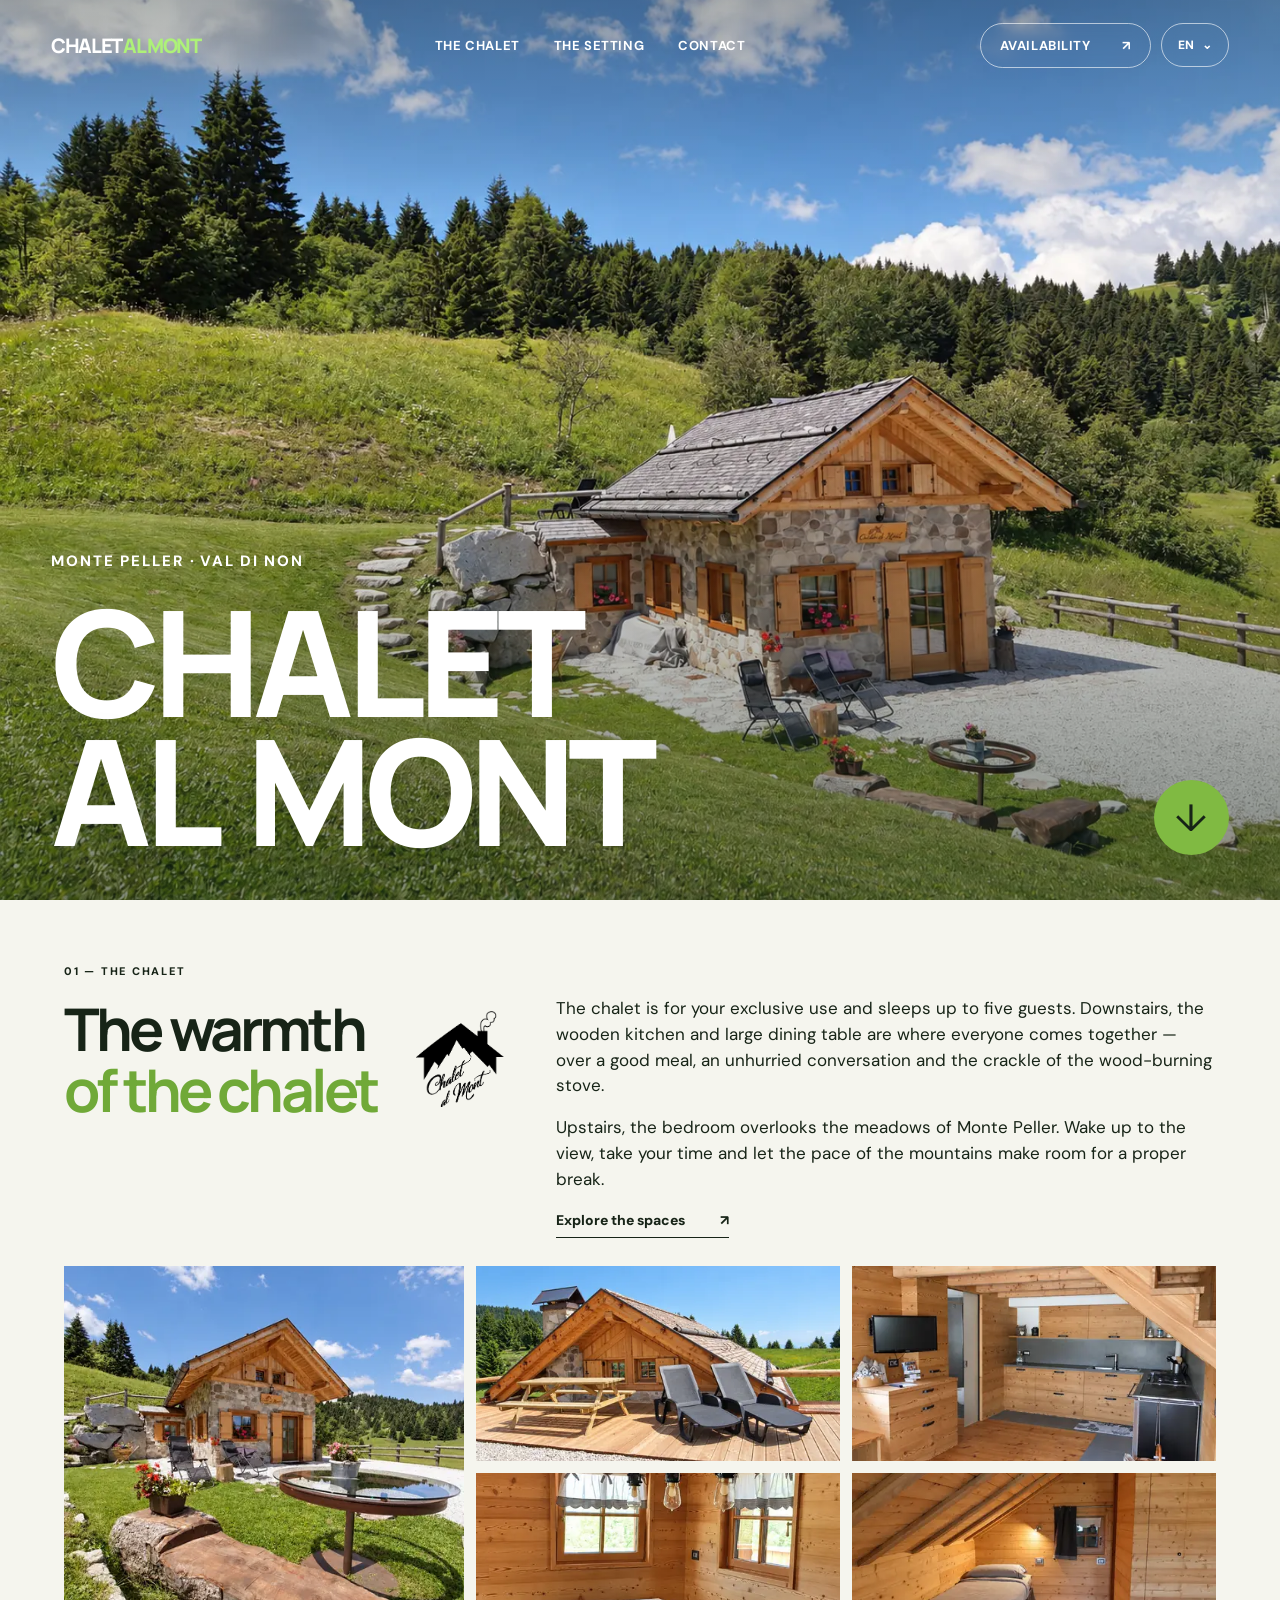
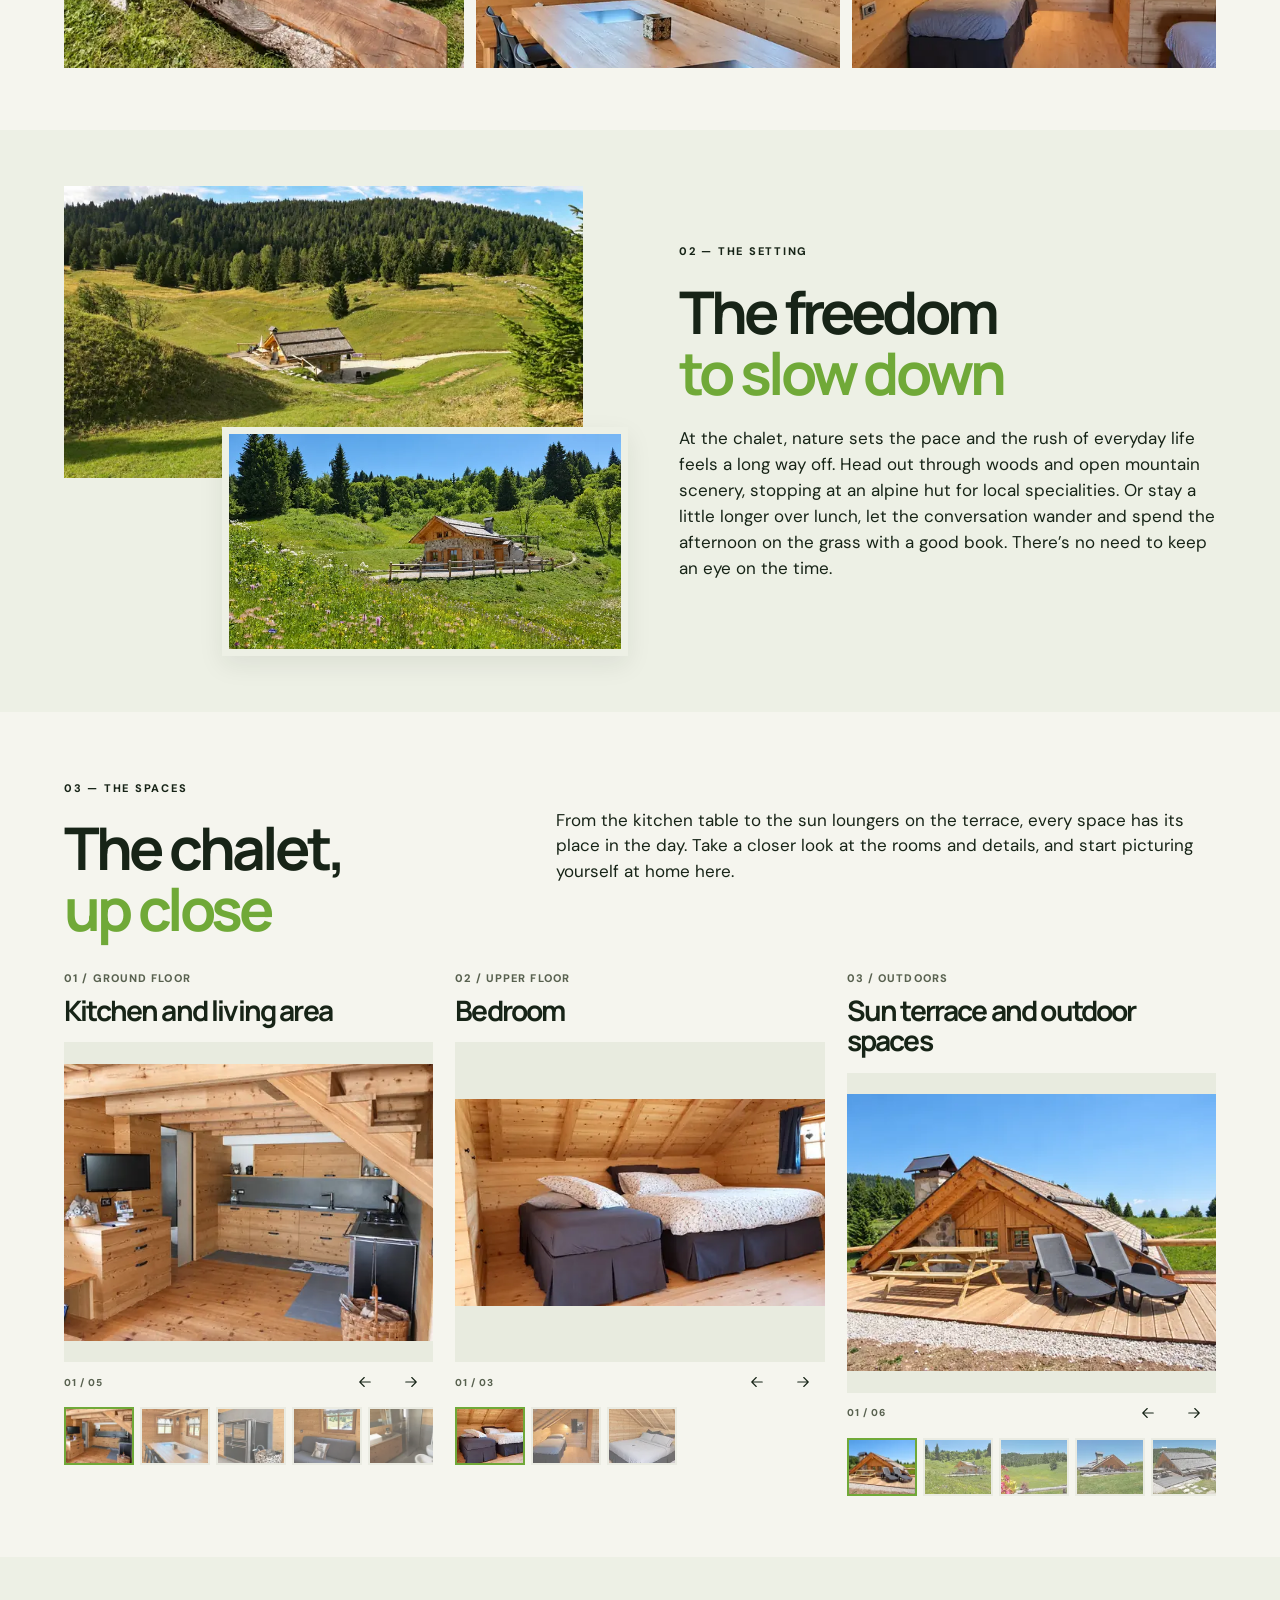
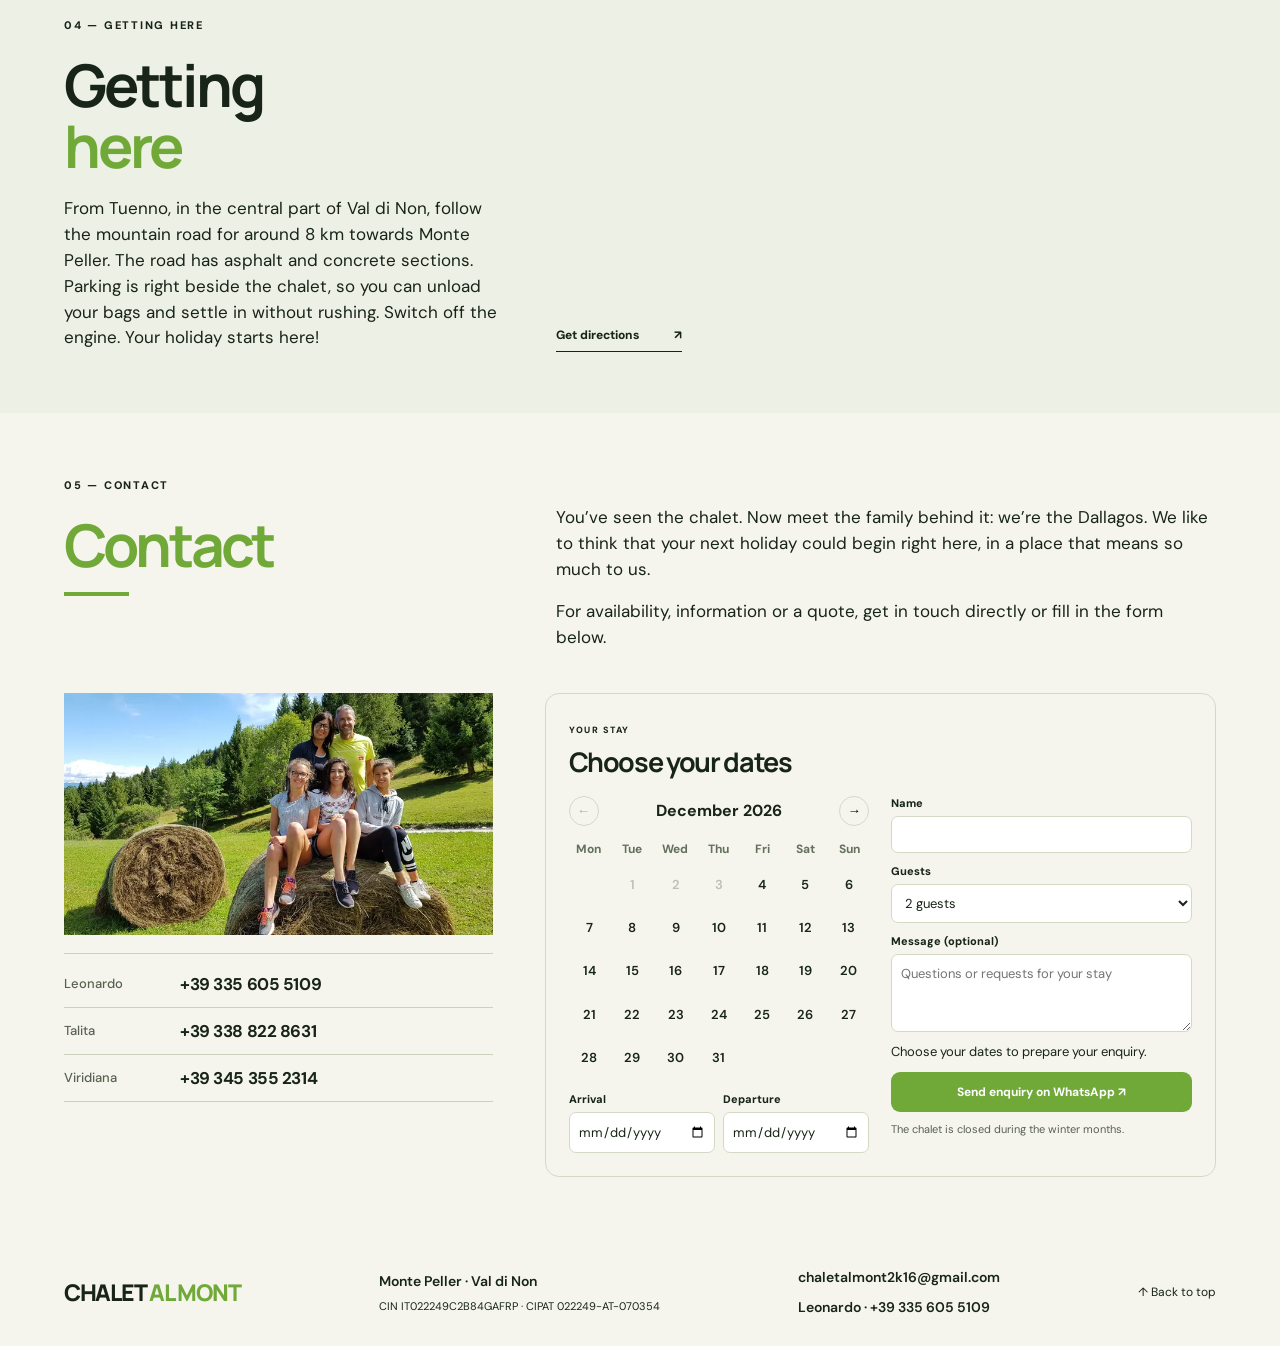
<file: docs/en/index.html>
<!doctype html>
<html lang="en">
<head>
  <meta charset="utf-8"><meta name="viewport" content="width=device-width, initial-scale=1"><meta name="theme-color" content="#223322">
  <title>Chalet al Mont · Monte Peller, Val di Non</title>
  <meta name="description" content="Chalet al Mont, on Monte Peller in Val di Non. An independent chalet for five guests, surrounded by meadows and woodland.">
  <link rel="preconnect" href="https://fonts.googleapis.com"><link rel="preconnect" href="https://fonts.gstatic.com" crossorigin><link href="https://fonts.googleapis.com/css2?family=DM+Sans:wght@400;500;600;700&amp;family=Manrope:wght@400;500;600;700;800&amp;display=swap" rel="stylesheet"><link rel="stylesheet" href="../style.css?v=20261014-2">
<link rel="alternate" hreflang="it" href="https://gabbbri.github.io/chalet-al-mont/"><link rel="alternate" hreflang="en" href="https://gabbbri.github.io/chalet-al-mont/en/"><link rel="alternate" hreflang="de" href="https://gabbbri.github.io/chalet-al-mont/de/"><meta property="og:type" content="website">
<meta property="og:site_name" content="Chalet al Mont">
<meta property="og:title" content="Chalet al Mont · Monte Peller, Val di Non">
<meta property="og:description" content="Chalet al Mont, on Monte Peller in Val di Non. An independent chalet for five guests, surrounded by meadows and woodland.">
<meta property="og:url" content="https://gabbbri.github.io/chalet-al-mont/en/">
<meta property="og:locale" content="en_GB">
<meta property="og:image" content="https://gabbbri.github.io/chalet-al-mont/assets/chalet-al-mont-social.jpg">
<meta property="og:image:secure_url" content="https://gabbbri.github.io/chalet-al-mont/assets/chalet-al-mont-social.jpg">
<meta property="og:image:type" content="image/jpeg">
<meta property="og:image:width" content="1200">
<meta property="og:image:height" content="630">
<meta property="og:image:alt" content="Chalet al Mont among the meadows and woodland of Monte Peller">
<meta name="twitter:card" content="summary_large_image">
<meta name="twitter:title" content="Chalet al Mont · Monte Peller, Val di Non">
<meta name="twitter:description" content="Chalet al Mont, on Monte Peller in Val di Non. An independent chalet for five guests, surrounded by meadows and woodland.">
<meta name="twitter:image" content="https://gabbbri.github.io/chalet-al-mont/assets/chalet-al-mont-social.jpg">
<meta name="twitter:image:alt" content="Chalet al Mont among the meadows and woodland of Monte Peller">
</head>
<body>
  <header class="topbar"><a class="brand" href="#top" aria-label="Chalet al Mont, back to top">CHALET <span>AL MONT</span></a><nav aria-label="Main menu"><a href="#chalet">THE CHALET</a><a href="#paesaggio">THE SETTING</a><a href="#contatti">CONTACT</a></nav><div class="header-actions"><a class="top-cta" href="#contatti">AVAILABILITY <span>↗</span></a><details class="language-switch"><summary aria-label="Choose language"><span>EN</span><span aria-hidden="true">⌄</span></summary><div class="language-list"><a href="../" lang="it" hreflang="it" data-language="it">Italiano</a><a href="./" lang="en" hreflang="en" data-language="en" aria-current="page">English</a><a href="../de/" lang="de" hreflang="de" data-language="de">Deutsch</a></div></details></div></header>
  <main id="top">
    <section class="hero" aria-labelledby="hero-title"><img class="hero-img" src="../assets/chalet.jpg-page-1448.webp" srcset="../assets/chalet.jpg-page-480.webp 480w, ../assets/chalet.jpg-page-720.webp 720w, ../assets/chalet.jpg-page-960.webp 960w, ../assets/chalet.jpg-page-1448.webp 1448w" sizes="100vw" width="1448" height="1086" decoding="async" alt="Chalet al Mont in the meadows of Monte Peller" fetchpriority="high"><div class="hero-shade"></div><div class="hero-bottom"><div><span class="tiny">MONTE PELLER · VAL DI NON</span><h1 id="hero-title">CHALET<br><span>AL MONT</span></h1></div><a class="hero-down" href="#chalet" aria-label="Scroll to the chalet">↓</a></div></section>

    <section class="opening" id="chalet">
      <div class="opening-head"><div class="section-title-block"><div class="opening-identity"><span class="section-label">01 — THE CHALET</span></div><h2>The warmth <br><em>of the chalet</em></h2><img class="original-logo opening-mark" src="../assets/logo-originale.png" alt="Chalet al Mont logo" loading="lazy"></div><div class="opening-copy"><p>The chalet is for your exclusive use and sleeps up to five guests. Downstairs, the wooden kitchen and large dining table are where everyone comes together — over a good meal, an unhurried conversation and the crackle of the wood-burning stove.</p><p>Upstairs, the bedroom overlooks the meadows of Monte Peller. Wake up to the view, take your time and let the pace of the mountains make room for a proper break.</p><a class="arrow-link" href="#ambienti">Explore the spaces <span>↗</span></a></div></div>
      <div class="chalet-gallery" aria-label="Chalet photographs, indoors and outdoors">
        <a class="gallery-main" href="../assets/facciata-1086.webp" aria-label="Open the chalet exterior photo"><img src="../assets/facciata-page-480.webp" srcset="../assets/facciata-page-480.webp 480w, ../assets/facciata-page-720.webp 720w, ../assets/facciata-page-960.webp 960w" sizes="(max-width: 650px) 90vw, 30vw" width="480" height="640" decoding="async" alt="The chalet and the outdoor seating" loading="lazy"></a>
        <a href="../assets/terrazza-ai-1448.webp" aria-label="Open the terrace photo"><img src="../assets/terrazza-ai-page-480.webp" srcset="../assets/terrazza-ai-page-480.webp 480w, ../assets/terrazza-ai-page-720.webp 720w, ../assets/terrazza-ai-page-960.webp 960w" sizes="(max-width: 650px) 44vw, 29vw" width="480" height="360" decoding="async" alt="Terrace with a table and sun loungers" loading="lazy"></a>
        <a href="../assets/cucina-ai-1448.webp" aria-label="Open the kitchen photo"><img src="../assets/cucina-ai-page-480.webp" srcset="../assets/cucina-ai-page-480.webp 480w, ../assets/cucina-ai-page-720.webp 720w, ../assets/cucina-ai-page-960.webp 960w" sizes="(max-width: 650px) 44vw, 29vw" width="480" height="360" decoding="async" alt="Wooden kitchen and stove beneath the stairs" loading="lazy"></a>
        <a href="../assets/zona-pranzo-ai-941.webp" aria-label="Enlarge: The dining table beside the two windows"><img src="../assets/zona-pranzo-ai-page-480.webp" srcset="../assets/zona-pranzo-ai-page-480.webp 480w, ../assets/zona-pranzo-ai-page-720.webp 720w, ../assets/zona-pranzo-ai-page-941.webp 941w" sizes="(max-width: 650px) 44vw, 29vw" width="480" height="853" decoding="async" alt="The dining table beside the two windows" loading="lazy"></a>
        <a href="../assets/camera-ai-1600.webp" aria-label="Open the bedroom photo"><img src="../assets/camera-ai-page-480.webp" srcset="../assets/camera-ai-page-480.webp 480w, ../assets/camera-ai-page-720.webp 720w, ../assets/camera-ai-page-960.webp 960w" sizes="(max-width: 650px) 44vw, 29vw" width="480" height="270" decoding="async" alt="Beds in the upstairs bedroom" loading="lazy"></a>
      </div>
    </section>



    <section class="photo-story" id="paesaggio"><div class="landscape-composition"><figure class="landscape-main"><img src="../assets/radura-page-480.webp" srcset="../assets/radura-page-480.webp 480w, ../assets/radura-page-720.webp 720w, ../assets/radura-page-960.webp 960w" sizes="(max-width: 750px) 80vw, 44vw" width="480" height="270" decoding="async" alt="The chalet in a clearing between meadow and forest" loading="lazy"></figure><figure class="landscape-inset"><img src="../assets/prato-ai-page-480.webp" srcset="../assets/prato-ai-page-480.webp 480w, ../assets/prato-ai-page-720.webp 720w, ../assets/prato-ai-page-960.webp 960w" sizes="(max-width: 750px) 80vw, 44vw" width="480" height="270" decoding="async" alt="The chalet seen from the meadow" loading="lazy"></figure></div><div class="photo-panel"><span class="section-label">02 — THE SETTING</span><h2>The freedom <br><em>to slow down</em></h2><p>At the chalet, nature sets the pace and the rush of everyday life feels a long way off. Head out through woods and open mountain scenery, stopping at an alpine hut for local specialities. Or stay a little longer over lunch, let the conversation wander and spend the afternoon on the grass with a good book. There’s no need to keep an eye on the time.</p></div></section>

    <section class="rooms" id="ambienti"><div class="rooms-head"><div class="section-title-block"><span class="section-label">03 — THE SPACES</span><h2>The chalet, <br><em>up close</em></h2></div><div class="section-copy"><p>From the kitchen table to the sun loungers on the terrace, every space has its place in the day. Take a closer look at the rooms and details, and start picturing yourself at home here.</p></div></div><div class="room-grid"><article class="room-card"><span>01 / GROUND FLOOR</span><h3>Kitchen and living area</h3><div class="space-gallery" aria-label="Ground floor photographs" data-space-gallery><div class="space-slides"><a class="room-photo" href="../assets/cucina-ai-1448.webp" aria-label="Enlarge: The kitchen and the stairs to the upper floor"><img src="../assets/cucina-ai-page-480.webp" srcset="../assets/cucina-ai-page-480.webp 480w, ../assets/cucina-ai-page-720.webp 720w, ../assets/cucina-ai-page-960.webp 960w" sizes="(max-width: 650px) 90vw, 29vw" width="480" height="360" decoding="async" alt="The kitchen and the stairs to the upper floor" loading="lazy"></a><a class="room-photo" href="../assets/zona-pranzo-ai-941.webp" aria-label="Enlarge: The dining table beside the two windows" hidden tabindex="-1"><img data-src="../assets/zona-pranzo-ai-page-480.webp" data-srcset="../assets/zona-pranzo-ai-page-480.webp 480w, ../assets/zona-pranzo-ai-page-720.webp 720w, ../assets/zona-pranzo-ai-page-941.webp 941w" sizes="(max-width: 650px) 90vw, 29vw" width="480" height="853" decoding="async" alt="The dining table beside the two windows" loading="lazy"></a><a class="room-photo" href="../assets/stufa-ai-941.webp" aria-label="Enlarge: The wood-burning stove on the ground floor" hidden tabindex="-1"><img data-src="../assets/stufa-ai-page-480.webp" data-srcset="../assets/stufa-ai-page-480.webp 480w, ../assets/stufa-ai-page-720.webp 720w, ../assets/stufa-ai-page-941.webp 941w" sizes="(max-width: 650px) 90vw, 29vw" width="480" height="853" decoding="async" alt="The wood-burning stove on the ground floor" loading="lazy"></a><a class="room-photo" href="../assets/soggiorno-ai-1086.webp" aria-label="Enlarge: The sofa in the living area" hidden tabindex="-1"><img data-src="../assets/soggiorno-ai-page-480.webp" data-srcset="../assets/soggiorno-ai-page-480.webp 480w, ../assets/soggiorno-ai-page-720.webp 720w, ../assets/soggiorno-ai-page-960.webp 960w" sizes="(max-width: 650px) 90vw, 29vw" width="480" height="640" decoding="async" alt="The sofa in the living area" loading="lazy"></a><a class="room-photo" href="../assets/bagno-originale-1600.webp" aria-label="Enlarge: Ground floor bathroom with basin and shower" hidden tabindex="-1"><img data-src="../assets/bagno-originale-page-480.webp" data-srcset="../assets/bagno-originale-page-480.webp 480w, ../assets/bagno-originale-page-720.webp 720w, ../assets/bagno-originale-page-960.webp 960w" sizes="(max-width: 650px) 90vw, 29vw" width="480" height="360" decoding="async" alt="Ground floor bathroom with basin and shower" loading="lazy"></a><div class="space-controls"><button type="button" data-step="-1" aria-label="Previous photo"><svg viewbox="0 0 24 24" aria-hidden="true"><path d="M19 12H5m6-6-6 6 6 6"></path></svg></button><span class="space-count" aria-live="polite">01 / 05</span><button type="button" data-step="1" aria-label="Next photo"><svg viewbox="0 0 24 24" aria-hidden="true"><path d="M5 12h14m-6-6 6 6-6 6"></path></svg></button></div></div><div class="space-thumbs" aria-label="Choose a photograph"><button type="button" data-photo="0" aria-label="Show: The kitchen and the stairs to the upper floor" aria-pressed="true"><img src="../assets/cucina-ai-page-160.webp" width="160" height="120" decoding="async" alt="" loading="lazy"></button><button type="button" data-photo="1" aria-label="Show: The dining table beside the two windows" aria-pressed="false"><img src="../assets/zona-pranzo-ai-page-160.webp" width="160" height="284" decoding="async" alt="" loading="lazy"></button><button type="button" data-photo="2" aria-label="Show: The wood-burning stove on the ground floor" aria-pressed="false"><img src="../assets/stufa-ai-page-160.webp" width="160" height="284" decoding="async" alt="" loading="lazy"></button><button type="button" data-photo="3" aria-label="Show: The sofa in the living area" aria-pressed="false"><img src="../assets/soggiorno-ai-page-160.webp" width="160" height="213" decoding="async" alt="" loading="lazy"></button><button type="button" data-photo="4" aria-label="Show: Ground floor bathroom with basin and shower" aria-pressed="false"><img src="../assets/bagno-originale-page-160.webp" width="160" height="120" decoding="async" alt="" loading="lazy"></button></div></div></article><article class="room-card"><span>02 / UPPER FLOOR</span><h3>Bedroom</h3><div class="space-gallery" aria-label="Upper floor photographs" data-space-gallery><div class="space-slides"><a class="room-photo" href="../assets/letti-ai-1600.webp" aria-label="Enlarge: Double and single beds in the upstairs bedroom"><img src="../assets/letti-ai-page-480.webp" srcset="../assets/letti-ai-page-480.webp 480w, ../assets/letti-ai-page-720.webp 720w, ../assets/letti-ai-page-960.webp 960w" sizes="(max-width: 650px) 90vw, 29vw" width="480" height="270" decoding="async" alt="Double and single beds in the upstairs bedroom" loading="lazy"></a><a class="room-photo" href="../assets/camera-ai-1600.webp" aria-label="Enlarge: Single beds beneath the wooden ceiling" hidden tabindex="-1"><img data-src="../assets/camera-ai-page-480.webp" data-srcset="../assets/camera-ai-page-480.webp 480w, ../assets/camera-ai-page-720.webp 720w, ../assets/camera-ai-page-960.webp 960w" sizes="(max-width: 650px) 90vw, 29vw" width="480" height="270" decoding="async" alt="Single beds beneath the wooden ceiling" loading="lazy"></a><a class="room-photo" href="../assets/matrimoniale-ai-1600.webp" aria-label="Enlarge: The double bed seen from the window" hidden tabindex="-1"><img data-src="../assets/matrimoniale-ai-page-480.webp" data-srcset="../assets/matrimoniale-ai-page-480.webp 480w, ../assets/matrimoniale-ai-page-720.webp 720w, ../assets/matrimoniale-ai-page-960.webp 960w" sizes="(max-width: 650px) 90vw, 29vw" width="480" height="270" decoding="async" alt="The double bed seen from the window" loading="lazy"></a><div class="space-controls"><button type="button" data-step="-1" aria-label="Previous photo"><svg viewbox="0 0 24 24" aria-hidden="true"><path d="M19 12H5m6-6-6 6 6 6"></path></svg></button><span class="space-count" aria-live="polite">01 / 03</span><button type="button" data-step="1" aria-label="Next photo"><svg viewbox="0 0 24 24" aria-hidden="true"><path d="M5 12h14m-6-6 6 6-6 6"></path></svg></button></div></div><div class="space-thumbs" aria-label="Choose a photograph"><button type="button" data-photo="0" aria-label="Show: Double and single beds in the upstairs bedroom" aria-pressed="true"><img src="../assets/letti-ai-page-160.webp" width="160" height="90" decoding="async" alt="" loading="lazy"></button><button type="button" data-photo="1" aria-label="Show: Single beds beneath the wooden ceiling" aria-pressed="false"><img src="../assets/camera-ai-page-160.webp" width="160" height="90" decoding="async" alt="" loading="lazy"></button><button type="button" data-photo="2" aria-label="Show: The double bed seen from the window" aria-pressed="false"><img src="../assets/matrimoniale-ai-page-160.webp" width="160" height="90" decoding="async" alt="" loading="lazy"></button></div></div></article><article class="room-card"><span>03 / OUTDOORS</span><h3>Sun terrace and outdoor spaces</h3><div class="space-gallery" aria-label="Outdoor photographs" data-space-gallery><div class="space-slides"><a class="room-photo" href="../assets/terrazza-ai-1448.webp" aria-label="Enlarge: The terrace with table and sun loungers"><img src="../assets/terrazza-ai-page-480.webp" srcset="../assets/terrazza-ai-page-480.webp 480w, ../assets/terrazza-ai-page-720.webp 720w, ../assets/terrazza-ai-page-960.webp 960w" sizes="(max-width: 650px) 90vw, 29vw" width="480" height="360" decoding="async" alt="The terrace with table and sun loungers" loading="lazy"></a><a class="room-photo" href="../assets/prato-ai-1600.webp" aria-label="Enlarge: The chalet seen from the meadow" hidden tabindex="-1"><img data-src="../assets/prato-ai-page-480.webp" data-srcset="../assets/prato-ai-page-480.webp 480w, ../assets/prato-ai-page-720.webp 720w, ../assets/prato-ai-page-960.webp 960w" sizes="(max-width: 650px) 90vw, 29vw" width="480" height="270" decoding="async" alt="The chalet seen from the meadow" loading="lazy"></a><a class="room-photo" href="../assets/originale-15-1600.webp" aria-label="Enlarge: The meadow and forest seen from the terrace" hidden tabindex="-1"><img data-src="../assets/originale-15-page-480.webp" data-srcset="../assets/originale-15-page-480.webp 480w, ../assets/originale-15-page-720.webp 720w, ../assets/originale-15-page-960.webp 960w" sizes="(max-width: 650px) 90vw, 29vw" width="480" height="270" decoding="async" alt="The meadow and forest seen from the terrace" loading="lazy"></a><a class="room-photo" href="../assets/terrazza-lato-originale-1600.webp" aria-label="Enlarge: Terrace seen from the meadow, with access to the upper floor" hidden tabindex="-1"><img data-src="../assets/terrazza-lato-originale-page-480.webp" data-srcset="../assets/terrazza-lato-originale-page-480.webp 480w, ../assets/terrazza-lato-originale-page-720.webp 720w, ../assets/terrazza-lato-originale-page-960.webp 960w" sizes="(max-width: 650px) 90vw, 29vw" width="480" height="270" decoding="async" alt="Terrace seen from the meadow, with access to the upper floor" loading="lazy"></a><a class="room-photo" href="../assets/terrazza-accesso-originale-1600.webp" aria-label="Enlarge: The terrace table and the path to the chalet" hidden tabindex="-1"><img data-src="../assets/terrazza-accesso-originale-page-480.webp" data-srcset="../assets/terrazza-accesso-originale-page-480.webp 480w, ../assets/terrazza-accesso-originale-page-720.webp 720w, ../assets/terrazza-accesso-originale-page-960.webp 960w" sizes="(max-width: 650px) 90vw, 29vw" width="480" height="270" decoding="async" alt="The terrace table and the path to the chalet" loading="lazy"></a><a class="room-photo" href="../assets/panca-originale-1600.webp" aria-label="Enlarge: The wooden bench beside the chalet" hidden tabindex="-1"><img data-src="../assets/panca-originale-page-480.webp" data-srcset="../assets/panca-originale-page-480.webp 480w, ../assets/panca-originale-page-720.webp 720w, ../assets/panca-originale-page-960.webp 960w" sizes="(max-width: 650px) 90vw, 29vw" width="480" height="640" decoding="async" alt="The wooden bench beside the chalet" loading="lazy"></a><div class="space-controls"><button type="button" data-step="-1" aria-label="Previous photo"><svg viewbox="0 0 24 24" aria-hidden="true"><path d="M19 12H5m6-6-6 6 6 6"></path></svg></button><span class="space-count" aria-live="polite">01 / 06</span><button type="button" data-step="1" aria-label="Next photo"><svg viewbox="0 0 24 24" aria-hidden="true"><path d="M5 12h14m-6-6 6 6-6 6"></path></svg></button></div></div><div class="space-thumbs" aria-label="Choose a photograph"><button type="button" data-photo="0" aria-label="Show: The terrace with table and sun loungers" aria-pressed="true"><img src="../assets/terrazza-ai-page-160.webp" width="160" height="120" decoding="async" alt="" loading="lazy"></button><button type="button" data-photo="1" aria-label="Show: The chalet seen from the meadow" aria-pressed="false"><img src="../assets/prato-ai-page-160.webp" width="160" height="90" decoding="async" alt="" loading="lazy"></button><button type="button" data-photo="2" aria-label="Show: The meadow and forest seen from the terrace" aria-pressed="false"><img src="../assets/originale-15-page-160.webp" width="160" height="90" decoding="async" alt="" loading="lazy"></button><button type="button" data-photo="3" aria-label="Show: Terrace seen from the meadow, with access to the upper floor" aria-pressed="false"><img src="../assets/terrazza-lato-originale-page-160.webp" width="160" height="90" decoding="async" alt="" loading="lazy"></button><button type="button" data-photo="4" aria-label="Show: The terrace table and the path to the chalet" aria-pressed="false"><img src="../assets/terrazza-accesso-originale-page-160.webp" width="160" height="90" decoding="async" alt="" loading="lazy"></button><button type="button" data-photo="5" aria-label="Show: The wooden bench beside the chalet" aria-pressed="false"><img src="../assets/panca-originale-page-160.webp" width="160" height="213" decoding="async" alt="" loading="lazy"></button></div></div></article></div></section>

    <section class="arrival-map" id="mappa"><div class="arrival-copy"><span class="section-label">04 — GETTING HERE</span><h2>Getting <br><em>here</em></h2><p>From Tuenno, in the central part of Val di Non, follow the mountain road for around 8 km towards Monte Peller. The road has asphalt and concrete sections. Parking is right beside the chalet, so you can unload your bags and settle in without rushing. Switch off the engine. Your holiday starts here!</p></div><div class="map-panel"><iframe tabindex="-1" inert aria-hidden="true" title="Map of Chalet al Mont on Monte Peller" src="https://www.google.com/maps?q=Chalet%20al%20Mont%20Monte%20Peller%20Tuenno&amp;output=embed&amp;hl=en" loading="lazy" referrerpolicy="no-referrer-when-downgrade"></iframe><a class="arrow-link" href="https://www.google.com/maps/search/?api=1&amp;query=Chalet+al+Mont+Monte+Peller+Tuenno" target="_blank" rel="noopener">Get directions <span>↗</span></a></div></section>

    <section class="welcome" id="contatti"><div class="contact-head"><div class="section-title-block"><span class="section-label">05 — CONTACT</span><h2 class="contact-title">Contact</h2></div><div class="section-copy"><p>You’ve seen the chalet. Now meet the family behind it: we’re the Dallagos. We like to think that your next holiday could begin right here, in a place that means so much to us.</p><p>For availability, information or a quote, get in touch directly or fill in the form below.</p></div></div><div class="welcome-top"><div class="host-area"><div class="host-intro"><img src="../assets/famiglia-originale-page-480.webp" srcset="../assets/famiglia-originale-page-480.webp 480w, ../assets/famiglia-originale-page-720.webp 720w, ../assets/famiglia-originale-page-960.webp 960w" sizes="(max-width: 750px) 90vw, 50vw" width="480" height="270" decoding="async" alt="The Dallago family, your hosts at Chalet al Mont" loading="lazy"></div><div class="host-numbers" aria-label="Family contact numbers"><a href="tel:+393356055109"><span>Leonardo</span><strong>+39 335 605 5109</strong></a><a href="tel:+393388228631"><span>Talita</span><strong>+39 338 822 8631</strong></a><a href="tel:+393453552314"><span>Viridiana</span><strong>+39 345 355 2314</strong></a></div></div><form class="booking-card" id="contact-form"><span class="section-label">YOUR STAY</span><h3>Choose your dates</h3><div class="booking-layout"><div class="booking-calendar"><div class="calendar-heading"><button type="button" id="month-prev" aria-label="Previous month">←</button><strong id="calendar-month"></strong><button type="button" id="month-next" aria-label="Next month">→</button></div><div class="calendar-week" aria-hidden="true"><span>Mon</span><span>Tue</span><span>Wed</span><span>Thu</span><span>Fri</span><span>Sat</span><span>Sun</span></div><div class="calendar-days" id="calendar-days" aria-label="Calendar for choosing dates"></div><div class="date-fields"><label>Arrival<input type="date" id="arrival"></label><label>Departure<input type="date" id="departure"></label></div></div><div class="booking-details"><div class="contact-fields"><label>Name<input id="contact-name" name="name" type="text" autocomplete="name" maxlength="120" required></label></div><label class="guest-field">Guests<select id="guest-count"><option value="1">1 guest</option><option value="2" selected>2 guests</option><option value="3">3 guests</option><option value="4">4 guests</option><option value="5">5 guests</option></select></label><label class="message-field">Message (optional)<textarea id="contact-message" name="message" rows="3" maxlength="2000" placeholder="Questions or requests for your stay"></textarea></label><p class="date-summary" id="date-summary" aria-live="polite">Choose your dates to prepare your enquiry.</p><button type="submit" class="booking-send" id="booking-send" disabled>Send enquiry on WhatsApp ↗</button><p class="calendar-note">The chalet is closed during the winter months.</p></div></div></form></div>

    </section>
  </main>
  <footer><strong class="footer-brand">CHALET <span>AL MONT</span></strong><div class="footer-info">Monte Peller · Val di Non<br><small>CIN IT022249C2B84GAFRP · CIPAT 022249-AT-070354</small></div><div class="footer-contacts"><a href="mailto:chaletalmont2k16@gmail.com">chaletalmont2k16@gmail.com</a><a href="tel:+393356055109">Leonardo · +39 335 605 5109</a></div><a class="back-top" href="#top">↑ Back to top</a></footer>
  <dialog class="gallery-dialog" aria-label="Chalet photo gallery"><button class="gallery-close" type="button" aria-label="Close gallery">×</button><button class="gallery-prev" type="button" aria-label="Previous photo">←</button><div class="gallery-view"><img alt=""></div><button class="gallery-next" type="button" aria-label="Next photo">→</button><span class="gallery-counter" aria-live="polite"></span></dialog>
  <script src="../language-menu.js"></script>
  <script src="../gallery.js?v=20261014-1"></script>
  <script type="module" src="../calendar.js"></script>
<!-- Cloudflare Web Analytics --><script type='module' src='https://static.cloudflareinsights.com/beacon.min.js' data-cf-beacon='{"token": "ad1eeccb9f084159847db6150899ed56"}'></script><!-- End Cloudflare Web Analytics -->
</body>
</html>
</file>
<file: docs/style.css>
:root{--dark:#172417;--cream:#f5f5ee;--green:#80ba42}*{box-sizing:border-box}html{scroll-behavior:smooth}body{margin:0;color:var(--dark);background:var(--cream);font-family:'DM Sans',sans-serif}a{text-decoration:none;color:inherit}h1,h2,h3,p{margin:0}h1,h2,h3{font-family:Manrope,sans-serif;letter-spacing:-.065em}img{display:block;width:100%}a{outline-offset:4px}.topbar{position:absolute;top:0;left:0;right:0;z-index:10;height:90px;padding:0 4vw;display:flex;align-items:center;justify-content:space-between;color:#fff}.brand{font:800 20px Manrope;letter-spacing:-.07em}.brand span{color:#adf178}.topbar nav{display:flex;gap:34px;font-size:13px;font-weight:700}.topbar nav a:hover{color:#adf178}.top-cta{border:1px solid #ffffff9c;padding:13px 19px;border-radius:100px;font-size:13px;font-weight:700;backdrop-filter:blur(8px)}.top-cta span{margin-left:28px}.top-cta:hover{background:var(--green);color:var(--dark)}.hero{height:100svh;min-height:670px;position:relative;overflow:hidden;color:white}.hero-img{height:100%;object-fit:cover;object-position:center 57%}.hero-shade{position:absolute;inset:0;background:linear-gradient(180deg,#101e1d55 0%,transparent 24%,transparent 42%,#0d211b83 100%)}.hero-top{position:absolute;top:120px;left:4vw;right:4vw;display:flex;justify-content:space-between;font-size:11px;font-weight:800;letter-spacing:.13em}.hero-bottom{position:absolute;left:4vw;right:4vw;bottom:5vh;display:flex;align-items:end;justify-content:space-between}.tiny,.section-label{font-size:11px;font-weight:800;letter-spacing:.16em}.hero h1{font-size:clamp(7rem,16vw,19rem);line-height:.75;margin:25px 0 0;letter-spacing:-.09em;text-shadow:0 4px 35px #16271b2e}.hero-down{width:75px;height:75px;border-radius:50%;display:grid;place-items:center;background:var(--green);color:var(--dark);font-size:38px;transition:transform .3s}.hero-down:hover{transform:translateY(7px)}.hero-side{position:absolute;right:15px;top:49%;writing-mode:vertical-rl;font-size:10px;font-weight:800;letter-spacing:.22em}.opening{display:grid;grid-template-columns:22% 1fr 14%;gap:2vw;padding:145px 5vw 165px;align-items:start}.opening h2,.rooms h2,.history h2{font-size:clamp(3.5rem,6.7vw,8rem);line-height:1.04}.opening h2 em,.end h2 em{font-style:normal;color:#70a938}.opening p{font-size:20px;line-height:1.55;max-width:700px;margin:40px 0 34px}.arrow-link{font-size:14px;font-weight:800;border-bottom:1px solid var(--dark);padding-bottom:8px}.arrow-link span{padding-left:32px}.sunmark{font-size:clamp(6rem,13vw,14rem);color:var(--green);line-height:.75}.moving-line{background:var(--green);overflow:hidden;white-space:nowrap;padding:21px 0;transform:rotate(-1.2deg);margin:-25px -1vw;position:relative;z-index:2}.moving-line div{width:max-content;font:800 22px Manrope;letter-spacing:.08em;animation:slide 26s linear infinite}@keyframes slide{to{transform:translateX(-35%)}}.photo-story{display:grid;grid-template-columns:60% 40%;min-height:760px}.photo-frame{position:relative;overflow:hidden}.photo-frame img{height:100%;object-fit:cover;object-position:48% center}.photo-count{position:absolute;left:4vw;bottom:35px;color:white;font-size:12px;font-weight:800;letter-spacing:.15em}.photo-panel{background:#233c25;color:var(--cream);padding:120px 10% 60px;display:flex;flex-direction:column}.photo-panel h2{font-size:clamp(3.4rem,5.4vw,7rem);line-height:1.04;margin:90px 0 30px}.photo-panel p{font-size:18px;line-height:1.55;max-width:500px}.small-rule{height:1px;background:#8da38a;margin:auto 0 22px}.photo-panel>span:last-child{font-size:11px;font-weight:800;letter-spacing:.14em}.rooms{padding:135px 5vw 120px}.rooms-head{display:grid;grid-template-columns:22% 1fr}.room-grid{display:grid;grid-template-columns:repeat(3,1fr);gap:20px;margin-top:85px}.room-card{border-top:2px solid var(--dark);padding:20px 15px 10px 0;min-height:265px;display:flex;flex-direction:column}.room-card span{font-size:11px;font-weight:800;letter-spacing:.1em}.room-card h3{font-size:clamp(2rem,3vw,3.5rem);line-height:1.08;margin:35px 0 18px}.room-card p{font-size:16px;line-height:1.5;max-width:370px}.season-note{font-size:13px;margin-top:38px;opacity:.75}.detail-photo{height:760px;position:relative;overflow:hidden}.detail-photo>img{height:100%;object-fit:cover;object-position:center 56%}.detail-stamp{position:absolute;right:5vw;top:60px;background:var(--green);color:var(--dark);height:155px;width:155px;border-radius:50%;display:flex;justify-content:center;align-items:center;flex-direction:column;text-align:center;font-size:20px;font-weight:800;line-height:1.05;transform:rotate(11deg)}.detail-stamp b{font-size:28px;margin-top:5px}.history{display:grid;grid-template-columns:20% 1fr 34%;gap:3vw;align-items:start;padding:130px 5vw}.history p{font-size:18px;line-height:1.55;max-width:570px;margin-top:35px}.history img{height:440px;object-fit:cover}.end{background:var(--green);padding:105px 5vw 120px}.end h2{font-size:clamp(6rem,13vw,17rem);line-height:.88;margin:58px 0 60px}.end h2 em{color:var(--cream)}.end-row{border-top:1px solid #507d2c;padding-top:33px;display:flex;justify-content:space-between;align-items:start;gap:30px}.end-row p{font-size:20px;max-width:420px;line-height:1.4}.end-row>div{display:flex;flex-direction:column;gap:22px;align-items:flex-start}.end-button{border-radius:100px;background:var(--dark);color:var(--cream);padding:22px 25px;font-weight:800}.end-button span{margin-left:60px}.call{font-size:14px;font-weight:800}footer{padding:32px 5vw;display:flex;justify-content:space-between;align-items:center;gap:20px;font-size:12px;line-height:1.6}footer strong{font:800 19px Manrope;letter-spacing:-.07em}@media(prefers-reduced-motion:reduce){html{scroll-behavior:auto}.moving-line div{animation:none}}@media(max-width:950px){.hero h1{font-size:clamp(7rem,17vw,12rem)}.opening{grid-template-columns:150px 1fr;padding:100px 5vw}.sunmark{display:none}.photo-story{grid-template-columns:1fr}.photo-frame{height:550px}.photo-panel{padding:80px 5vw;min-height:480px}.photo-panel h2{margin:45px 0 25px}.small-rule{margin:60px 0 22px}.history{grid-template-columns:150px 1fr}.history img{grid-column:2;width:70%;margin-left:auto}}@media(max-width:650px){.topbar{height:72px;padding:0 5vw}.brand{font-size:15px}.topbar nav{display:none}.top-cta{font-size:11px;padding:10px 13px}.top-cta span{margin-left:3px}.hero{height:84svh;min-height:560px}.hero-img{object-position:63% center}.hero-shade{background:linear-gradient(180deg,#14272172,transparent 25%,transparent 40%,#0d211bad)}.hero-top{top:98px;left:5vw;right:5vw;font-size:9px}.hero-top span:last-child{display:none}.hero-bottom{left:5vw;right:5vw;bottom:7vh}.hero h1{font-size:clamp(4.8rem,17vw,8rem);line-height:.83;margin-top:20px}.tiny{font-size:9px}.hero-down{height:52px;width:52px;font-size:27px;flex:none;margin-bottom:6px}.hero-side{display:none}.opening{display:block;padding:80px 5vw 105px}.opening h2,.rooms h2,.history h2{font-size:clamp(3rem,11vw,5rem);margin-top:35px}.opening p{font-size:17px;margin:28px 0}.moving-line{padding:16px 0}.moving-line div{font-size:15px}.photo-frame{height:340px}.photo-panel{min-height:0;padding:70px 5vw}.photo-panel h2{font-size:clamp(3.2rem,11vw,5rem);margin:46px 0 25px}.photo-panel p{font-size:16px}.small-rule{margin:45px 0 20px}.rooms{padding:85px 5vw}.rooms-head{display:block}.room-grid{display:block;margin-top:50px}.room-card{min-height:0;padding-bottom:34px}.room-card h3{font-size:32px;margin:23px 0 12px}.detail-photo{height:490px}.detail-photo>img{object-position:62% center}.detail-stamp{width:95px;height:95px;right:5vw;top:28px;font-size:12px}.detail-stamp b{font-size:20px}.history{display:block;padding:85px 5vw}.history p{font-size:16px;margin:28px 0}.history img{width:100%;height:350px;margin:35px 0 0}.end{padding:80px 5vw}.end h2{font-size:clamp(5.5rem,18vw,9rem);margin:42px 0}.end-row{display:block}.end-row p{font-size:17px;margin-bottom:30px}.end-button{padding:18px 20px}.end-button span{margin-left:32px}footer{display:grid;grid-template-columns:1fr 1fr;padding:30px 5vw;gap:20px}footer span{grid-column:1/-1;grid-row:2}footer a{overflow-wrap:anywhere}}.hero h1{font-size:clamp(6rem,14vw,17rem);line-height:.88;letter-spacing:-.075em;font-weight:800}.hero h1 span{color:#adf178}.topbar nav,.top-cta{text-transform:uppercase;letter-spacing:.045em}.opening{display:block;padding:85px 5vw 110px}.opening-head{display:grid;grid-template-columns:18% 43% 1fr;gap:3%;align-items:start}.opening-identity{display:flex;flex-direction:column;gap:35px}.original-logo{width:100px;height:auto}.opening h2{font-size:clamp(3.3rem,5.8vw,7rem);line-height:1.03}.opening-copy p{font-size:18px;line-height:1.5;margin:4px 0 25px}.opening-photos{display:grid;grid-template-columns:1.35fr 1fr;gap:30px;margin-top:58px;align-items:center}.opening-photos figure{margin:0;overflow:hidden}.terrace-photo{height:530px}.facade-photo{height:630px;border-radius:180px 180px 0 0}.opening-photos img{height:100%;object-fit:cover}.terrace-photo img{object-position:center 65%}.facade-photo img{object-position:center 65%}.photo-panel{background:var(--cream);color:var(--dark)}.small-rule{background:#b5bda8}.photo-panel>span:last-child{line-height:1.6}
@media(max-width:950px){.hero h1{font-size:clamp(6rem,14vw,12rem)}.opening-head{grid-template-columns:1fr 1fr}.opening-identity{grid-column:1/-1;flex-direction:row;align-items:center;justify-content:space-between;margin-bottom:20px}.original-logo{width:70px}.opening-photos{gap:20px}.terrace-photo{height:420px}.facade-photo{height:500px;border-radius:130px 130px 0 0}}
@media(max-width:650px){.hero h1{font-size:clamp(3.7rem,13.5vw,6.4rem);line-height:.94;margin-top:18px}.hero-bottom{gap:10px}.hero-down{width:45px;height:45px}.top-cta{font-size:10px}.opening{padding:55px 5vw 80px}.opening-head{display:block}.opening-identity{margin-bottom:28px}.opening-identity .section-label{font-size:10px}.original-logo{width:65px}.opening h2{font-size:clamp(2.8rem,10.5vw,4.5rem);margin-top:0}.opening-copy p{font-size:16px;margin:24px 0}.opening-photos{grid-template-columns:1fr;gap:22px;margin-top:38px}.terrace-photo{height:300px}.facade-photo{height:440px;width:83%;margin-left:auto!important;border-radius:160px 160px 0 0}.moving-line{margin-left:0;margin-right:0;transform:none}.photo-panel>span:last-child{font-size:10px}}.hero h1{font-size:clamp(5.5rem,11.5vw,14rem)}.hero h1 span{color:#70a938}.tiny{font-size:15px;font-weight:800;letter-spacing:.13em}.chalet-gallery{display:grid;grid-template-columns:1.1fr 1fr 1fr;grid-template-rows:220px 220px;gap:16px;margin-top:48px}.chalet-gallery a{display:block;overflow:hidden;border-radius:7px;background:#e4e7de}.chalet-gallery .gallery-main{grid-row:span 2;border-radius:140px 140px 7px 7px}.chalet-gallery img{height:100%;object-fit:cover;transition:transform .45s}.chalet-gallery a:hover img{transform:scale(1.035)}.gallery-main img{object-position:center 65%}.chalet-facts{margin-top:36px;padding:32px 20px;background:#e9edde;border-radius:20px;display:grid;grid-template-columns:repeat(4,minmax(0,1fr))}.chalet-facts>div{padding:4px 22px;border-left:1px solid #b9c9a5;display:flex;flex-direction:column;gap:8px}.chalet-facts>div:first-child{border-left:0}.chalet-facts strong{font:800 clamp(24px,2.5vw,36px)/1.1 Manrope,sans-serif;letter-spacing:-.05em;color:#527f2b}.chalet-facts span{font-size:13px;line-height:1.35}.gallery-dialog{border:0;padding:0;background:transparent;width:94vw;max-width:1400px;height:90svh;max-height:90svh;overflow:visible;color:white}.gallery-dialog::backdrop{background:#102015ed}.gallery-dialog>img{width:100%;height:100%;object-fit:contain}.gallery-dialog button{position:absolute;border:1px solid #ffffff60;background:#182317cf;color:white;border-radius:50%;width:46px;height:46px;font-size:25px;cursor:pointer}.gallery-close{right:0;top:0}.gallery-prev{left:0;top:50%}.gallery-next{right:0;top:50%}.gallery-counter{position:absolute;bottom:0;left:50%;transform:translateX(-50%);font-size:12px;background:#172417b0;padding:7px 14px;border-radius:20px}
@media(max-width:950px){.hero h1{font-size:clamp(5rem,11.5vw,10rem)}.chalet-gallery{grid-template-rows:180px 180px}.chalet-facts{padding:24px 10px}.chalet-facts>div{padding:4px 14px}.chalet-facts strong{font-size:25px}}
@media(max-width:650px){.hero h1{font-size:clamp(3rem,11.8vw,5.5rem)}.tiny{font-size:11px;letter-spacing:.1em;line-height:1.5}.chalet-gallery{grid-template-columns:1fr 1fr;grid-template-rows:280px 155px 155px;gap:10px;margin-top:32px}.chalet-gallery .gallery-main{grid-column:1/-1;grid-row:auto;border-radius:90px 90px 7px 7px}.gallery-main img{object-position:center 55%}.chalet-facts{grid-template-columns:1fr 1fr;padding:14px;margin-top:22px;border-radius:16px;gap:0}.chalet-facts>div{padding:17px 12px}.chalet-facts>div:nth-child(3){border-left:0}.chalet-facts>div:nth-child(n+3){border-top:1px solid #b9c9a5}.chalet-facts strong{font-size:24px}.chalet-facts span{font-size:12px}.gallery-dialog button{width:38px;height:38px;font-size:21px}}.hero h1 span{color:#fff;word-spacing:.11em;white-space:nowrap}.chalet-gallery a,.chalet-gallery .gallery-main{border-radius:0}.photo-panel h2 em{font-style:normal;color:#70a938}.photo-panel{padding-top:90px;padding-bottom:80px}.photo-panel h2{margin-top:65px}.location-grid{display:grid;grid-template-columns:1fr 1fr;gap:0;margin:35px 0 24px;border-top:1px solid #c8cebf;border-bottom:1px solid #c8cebf}.location-grid>div{padding:18px 12px 18px 0;display:flex;flex-direction:column;gap:9px;min-width:0}.location-grid>div:nth-child(2n){padding-left:15px;border-left:1px solid #c8cebf}.location-grid>div:nth-child(n+3){border-top:1px solid #c8cebf}.location-grid span{font-size:9px;letter-spacing:.1em;font-weight:800}.location-grid strong{font:700 17px/1.3 Manrope;letter-spacing:-.03em}.location-map-link{align-self:flex-start}.room-photo{height:230px;display:block;overflow:hidden;margin-top:24px}.room-photo img{height:100%;object-fit:cover;transition:transform .4s}.room-photo:hover img{transform:scale(1.035)}.room-card h3{margin-top:25px}.room-card{padding-right:0}.room-grid{gap:28px}.welcome{background:#eeefe6;padding:100px 5vw;color:var(--dark)}.welcome-top{display:grid;grid-template-columns:minmax(0,1fr) 350px;gap:7vw;align-items:start}.host-area h2{font-size:clamp(2.8rem,5.5vw,6.2rem);line-height:1.05;margin:35px 0}.host-area h2 em{color:#70a938;font-style:normal}.host-intro{display:grid;grid-template-columns:240px minmax(0,1fr);gap:28px;align-items:start}.host-intro>img{width:240px;height:210px;object-fit:cover;object-position:67% center}.host-intro p{font-size:16px;line-height:1.6;margin:0 0 18px}.host-actions{display:flex;align-items:center;flex-wrap:wrap;gap:20px;margin-top:25px}.host-actions .end-button{background:#70a938;color:white;font-size:14px;padding:17px 21px}.host-actions .end-button span{margin-left:15px}.host-email{font-size:13px;font-weight:700}.booking-card{background:var(--cream);border:1px solid #d2dac6;border-radius:20px;padding:25px;box-shadow:0 15px 45px #14241608}.booking-card .section-label{font-size:9px}.booking-card h3{font-size:25px;letter-spacing:-.05em;line-height:1.2;margin:13px 0 7px}.calendar-hint{font-size:12px;color:#58614f}.calendar-heading{display:flex;justify-content:space-between;align-items:center;margin:24px 0 18px}.calendar-heading strong{font-size:14px;text-transform:capitalize}.calendar-heading button{border:1px solid #d2dac6;background:transparent;border-radius:50%;width:30px;height:30px;cursor:pointer}.calendar-week,.calendar-days{display:grid;grid-template-columns:repeat(7,minmax(0,1fr));text-align:center;gap:3px}.calendar-week{font-size:10px;font-weight:700;color:#63705b;margin-bottom:7px}.calendar-days button{aspect-ratio:1;border:0;border-radius:7px;background:transparent;font:600 12px 'DM Sans',sans-serif;color:var(--dark);cursor:pointer}.calendar-days button:hover:not(:disabled){background:#dcebc8}.calendar-days button:disabled{opacity:.25;cursor:default}.calendar-days button.selected{background:#70a938;color:white}.calendar-days button.in-range{background:#e1edcf}.date-fields{display:grid;grid-template-columns:1fr 1fr;gap:10px;margin-top:18px}.date-fields label,.guest-field{font-size:10px;font-weight:800;display:flex;flex-direction:column;gap:6px}.date-fields input,.guest-field select{width:100%;min-width:0;padding:9px 7px;border:1px solid #d2dac6;background:white;border-radius:7px;font:12px 'DM Sans';color:var(--dark)}.guest-field{margin-top:12px}.date-summary{font-size:11px;line-height:1.5;margin:13px 0;min-height:17px}.booking-send{width:100%;border:0;padding:13px 8px;background:#70a938;color:white;border-radius:9px;font:700 12px 'DM Sans';cursor:pointer}.booking-send:disabled{background:#dde3d4;color:#737d69;cursor:default}.calendar-note{font-size:10px;line-height:1.5;margin-top:12px;color:#58614f}.arrival-map{border-top:1px solid #cad2bf;margin-top:65px;padding-top:45px;display:grid;grid-template-columns:1fr 1.15fr;gap:7vw;align-items:center}.arrival-map h3{font-size:37px;letter-spacing:-.05em;margin:20px 0 16px}.arrival-map p{font-size:15px;line-height:1.6;max-width:440px;margin-bottom:22px}.arrival-map iframe{width:100%;height:270px;border:0;filter:saturate(.8);border-radius:10px}
@media(max-width:1100px){.welcome-top{gap:4vw;grid-template-columns:minmax(0,1fr) 330px}.host-intro{grid-template-columns:1fr}.host-intro>img{width:290px;height:200px}.location-grid strong{font-size:15px}}
@media(max-width:650px){.chalet-gallery .gallery-main{border-radius:0}.photo-panel{padding:65px 5vw}.photo-panel h2{margin-top:40px}.location-grid strong{font-size:17px}.room-photo{height:220px}.room-grid{margin-top:40px}.welcome{padding:70px 5vw}.welcome-top{grid-template-columns:1fr;gap:45px}.host-area h2{font-size:clamp(2.7rem,10vw,4rem);margin:30px 0}.host-intro{gap:22px}.host-intro>img{width:100%;max-width:330px;height:225px}.host-intro p{font-size:15px}.booking-card{width:100%;max-width:370px;margin:0 auto;padding:24px}.arrival-map{grid-template-columns:1fr;gap:28px;margin-top:45px;padding-top:35px}.arrival-map h3{font-size:32px}.arrival-map iframe{height:240px}.host-actions{gap:18px}.photo-story{min-height:0}}.rooms-head h2 em{font-style:normal;color:#70a938}.room-grid{gap:30px;margin-top:55px}.room-card{border-top:0;padding:0;min-width:0}.room-card>span{color:#58614f}.room-card h3{font-size:clamp(24px,2.5vw,36px);margin:14px 0 24px}.space-slides{position:relative;background:#e5e7dc}.space-slides .room-photo{height:360px;margin:0;display:block}.space-slides .room-photo[hidden]{display:none}.space-slides .room-photo img{object-fit:contain}.space-controls{position:absolute;bottom:12px;left:12px;right:12px;display:flex;align-items:center;justify-content:space-between;pointer-events:none}.space-controls button{pointer-events:auto;cursor:pointer;border:0;background:var(--cream);color:var(--dark);width:42px;height:42px;border-radius:50%;font-size:22px;box-shadow:0 2px 12px #0002}.space-controls .space-count{background:var(--cream);padding:8px 13px;border-radius:25px;font-size:10px;letter-spacing:.1em}.space-thumbs{display:grid;grid-template-columns:repeat(3,1fr);gap:8px;margin-top:10px}.space-thumbs button{cursor:pointer;border:2px solid transparent;padding:0;background:#e5e7dc;height:76px;opacity:.65}.space-thumbs button[aria-pressed=true]{border-color:#70a938;opacity:1}.space-thumbs img{height:100%;object-fit:cover}.space-gallery button:focus-visible{outline:3px solid #70a938;outline-offset:3px}.room-card p{margin-top:22px}.arrival-map{background:var(--cream);border-top:0;margin:0;padding:75px 5vw 90px;grid-template-columns:1fr 1.15fr}.arrival-map h2{font-size:clamp(32px,4vw,52px);letter-spacing:-.05em;line-height:1.1;margin:24px 0 18px}.welcome{padding-top:85px}
@media(max-width:950px){.room-grid{gap:18px}.space-slides .room-photo{height:300px}.space-thumbs button{height:60px}.space-controls{left:8px;right:8px}.space-controls button{width:35px;height:35px}}
@media(max-width:650px){.room-grid{display:grid;grid-template-columns:1fr;gap:48px}.room-card{padding:0}.room-card h3{font-size:30px;margin-bottom:20px}.space-slides .room-photo{height:380px}.space-thumbs button{height:85px}.space-controls button{width:42px;height:42px}.arrival-map{grid-template-columns:1fr;padding:60px 5vw 65px;gap:28px}.welcome{padding-top:65px}}.space-controls{position:static;display:grid;grid-template-columns:1fr 44px 44px;gap:2px;padding:3px 0;background:var(--cream);pointer-events:auto}.space-controls .space-count{grid-column:1;grid-row:1;justify-self:start;padding:0;background:none;border-radius:0;color:#58614f}.space-controls button{width:44px;height:40px;display:grid;place-items:center;background:transparent;border:0;border-radius:0;box-shadow:none}.space-controls button:first-child{grid-column:2;grid-row:1}.space-controls button:last-child{grid-column:3;grid-row:1}.space-controls svg{width:18px;height:18px;fill:none;stroke:currentColor;stroke-width:1.5;stroke-linecap:round;stroke-linejoin:round;transition:transform .2s}.space-controls button:hover{color:#70a938}.space-controls button:first-child:hover svg{transform:translateX(-3px)}.space-controls button:last-child:hover svg{transform:translateX(3px)}.space-thumbs{display:flex;gap:8px;overflow-x:auto;max-width:100%;padding-bottom:7px;scrollbar-width:thin;scrollbar-color:#a6b895 transparent;overscroll-behavior-x:contain}.space-thumbs button{flex:0 0 76px;width:76px;height:65px}.space-gallery,.space-slides{min-width:0;max-width:100%}.space-slides{touch-action:pan-y}.photo-story{grid-template-columns:minmax(0,1.05fr) minmax(0,1fr);gap:5vw;padding:40px 5vw 60px;min-height:0;align-items:center}.photo-frame{height:560px;max-height:560px;min-width:0}.photo-panel{padding:30px 0;min-width:0;min-height:0}.photo-panel h2{font-size:clamp(3rem,4.8vw,6rem);margin:32px 0 25px}.photo-panel p{max-width:520px}.location-grid{margin-top:28px}
@media(max-width:950px){.photo-story{grid-template-columns:1fr;gap:20px;padding:25px 5vw 45px}.photo-frame{height:420px;max-height:420px}.photo-panel{padding:25px 0}.photo-panel h2{margin-top:28px}.space-thumbs button{flex-basis:65px;width:65px;height:58px}}
@media(max-width:650px){.photo-story{padding:15px 5vw 35px}.photo-frame{height:300px;max-height:300px}.photo-panel{padding:25px 0 0}.photo-panel h2{font-size:clamp(2.7rem,10vw,4rem)}.space-slides .room-photo{height:clamp(280px,95vw,380px)}.space-thumbs button{flex-basis:76px;width:76px;height:65px}.space-controls button{height:44px}.rooms h2{font-size:clamp(2.7rem,10vw,4.3rem);overflow-wrap:normal}.room-card p{max-width:none}.gallery-dialog{width:94vw}.host-email{overflow-wrap:anywhere}}
@media(prefers-reduced-motion:reduce){.space-controls svg{transition:none}}.space-thumbs{position:relative}.location-map-link{display:inline-flex;align-items:center;gap:9px;font-size:12px;border:0;padding:6px 0;margin-top:5px;color:#486c2d}.location-map-link svg{width:17px;height:17px;fill:none;stroke:currentColor;stroke-width:1.6;flex:none}.location-map-link span{padding:0}.location-map-link:hover{text-decoration:underline;text-underline-offset:4px}.welcome-top{grid-template-columns:minmax(0,1fr) 410px;gap:5vw}.host-area h2{font-size:clamp(38px,4vw,56px);margin:25px 0 30px;line-height:1.1}.booking-card{padding:30px}.booking-card h3{font-size:28px}.calendar-heading strong{font-size:16px}.calendar-week{font-size:12px}.calendar-days button{font-size:14px}.calendar-hint,.date-summary,.booking-send{font-size:13px}.calendar-note{font-size:11px}.date-fields label,.guest-field{font-size:11px}.date-fields input,.guest-field select{font-size:13px;padding:10px 8px}
@media(max-width:1100px){.welcome-top{grid-template-columns:minmax(0,1fr) 380px;gap:4vw}}
@media(max-width:850px){.welcome-top{grid-template-columns:1fr;gap:38px}.host-intro{grid-template-columns:240px minmax(0,1fr)}.host-intro>img{width:240px;height:210px}.booking-card{width:100%;max-width:440px;margin:0 auto}}
@media(max-width:650px){.host-intro{grid-template-columns:1fr}.host-intro>img{width:100%;max-width:330px;height:225px}.host-area h2{font-size:38px;margin:25px 0}.booking-card{max-width:440px;padding:24px}.booking-card h3{font-size:27px}.calendar-days button{min-height:35px}.location-map-link{font-size:12px}.date-fields input{font-size:12px}}.hero h1{letter-spacing:-.055em}.hero-bottom .tiny{display:block;text-align:left}.opening-head,.rooms-head,.contact-head{display:grid;grid-template-columns:minmax(0,.95fr) minmax(0,1.05fr);gap:6vw;align-items:start}.opening-identity{flex-direction:row;justify-content:space-between;align-items:center;gap:20px;margin:0 0 26px}.original-logo{width:65px}.section-title-block h2{margin:26px 0 0;font-size:clamp(42px,5.3vw,72px);line-height:1.07}.section-title-block h2 em,.arrival-copy h2 em{font-style:normal;color:#70a938}.opening-identity+h2{margin-top:0}.opening-copy,.section-copy{padding-top:44px}.opening-copy p,.section-copy p{font-size:17px;line-height:1.65;margin:0 0 20px;max-width:650px}.opening-copy .arrow-link{display:inline-block;margin-top:7px}.opening-head .section-title-block{min-width:0}.rooms-head .section-copy{max-width:540px}.room-grid{margin-top:50px}.photo-story{grid-template-columns:minmax(0,1.1fr) minmax(0,1fr);gap:6vw;padding:50px 5vw 75px}.photo-panel{padding:0}.photo-panel h2{font-size:clamp(42px,4.8vw,68px);margin:30px 0}.photo-panel p{font-size:17px;line-height:1.65;max-width:580px}.arrival-map{padding:70px 5vw 90px;grid-template-columns:minmax(0,.95fr) minmax(0,1.05fr);gap:6vw;align-items:center}.arrival-copy h2{font-size:clamp(42px,5.3vw,72px);line-height:1.07;margin:26px 0}.arrival-copy p{font-size:17px;line-height:1.65;max-width:560px;margin-bottom:0}.map-panel{min-width:0}.map-panel iframe{width:100%;height:345px;border-radius:0;display:block;margin-bottom:18px}.map-panel .arrow-link{font-size:12px}.welcome{padding:80px 5vw 90px}.contact-head{margin-bottom:45px}.contact-title::after{content:'';display:block;width:65px;height:5px;background:#70a938;margin-top:22px}.welcome-top{grid-template-columns:minmax(0,1fr) minmax(350px,440px);gap:6vw;align-items:start}.host-intro{display:block}.host-intro>img{width:100%;max-width:650px;height:auto;object-fit:contain;aspect-ratio:16/9}.host-actions{max-width:650px;gap:18px}.booking-card{width:100%;max-width:none;margin:0;padding:30px}.contact-fields{display:grid;grid-template-columns:1fr 1fr;gap:12px;margin-top:16px}.contact-fields label,.message-field{display:flex;flex-direction:column;gap:6px;font-size:11px;font-weight:800;min-width:0}.contact-fields input,.message-field textarea{font:14px 'DM Sans',sans-serif;color:var(--dark);border:1px solid #d2dac6;border-radius:7px;background:#fff;padding:10px;width:100%;min-width:0}.message-field{margin-top:16px}.message-field textarea{resize:vertical;line-height:1.5}.calendar-days button{min-height:38px}.chalet-gallery img,.room-photo img,.space-thumbs img,.host-intro img,.hero-img{color:transparent;font-size:0}.chalet-gallery a,.space-slides{background:#e8ebdf}
@media(max-width:950px){.opening-head,.rooms-head,.contact-head{grid-template-columns:1fr 1fr;gap:5vw}.opening-identity{grid-column:auto;margin-bottom:24px}.photo-story{gap:5vw}.section-title-block h2,.arrival-copy h2{font-size:clamp(37px,5.7vw,56px)}.photo-panel h2{font-size:clamp(37px,5vw,52px)}.opening-copy p,.section-copy p,.photo-panel p,.arrival-copy p{font-size:16px}.welcome-top{grid-template-columns:minmax(0,1fr) minmax(330px,400px);gap:4vw}.host-intro>img{width:100%;height:auto}.booking-card{padding:24px}}
@media(max-width:750px){.opening-head,.rooms-head,.contact-head,.photo-story,.arrival-map,.welcome-top{grid-template-columns:1fr}.opening-copy,.section-copy{padding-top:0}.section-title-block h2{margin-top:25px}.opening-identity+h2{margin-top:0}.opening-head,.rooms-head,.contact-head{gap:25px}.photo-story{gap:38px}.map-panel iframe{height:300px}.welcome-top{gap:32px}.booking-card{max-width:480px;margin:0 auto}.host-intro>img{max-width:590px}.host-actions{max-width:590px}.rooms-head .section-copy{max-width:none}}
@media(max-width:650px){.opening{padding:55px 5vw 65px}.section-title-block h2,.arrival-copy h2,.photo-panel h2{font-size:clamp(36px,10vw,50px);line-height:1.08}.opening-identity{margin-bottom:22px}.opening-copy p,.section-copy p,.photo-panel p,.arrival-copy p{font-size:16px;line-height:1.65}.chalet-gallery{margin-top:30px}.photo-story{padding:30px 5vw 50px}.photo-panel h2{margin-top:25px}.arrival-map{padding:45px 5vw 60px;gap:30px}.map-panel iframe{height:270px}.welcome{padding:60px 5vw}.contact-head{margin-bottom:32px}.contact-title::after{margin-top:18px}.welcome-top{gap:30px}.host-intro>img{width:100%;max-width:none;height:auto}.booking-card{padding:22px}.contact-fields{grid-template-columns:1fr;gap:13px}.original-logo{width:55px}}.hero-bottom>div{display:flex;flex-direction:column;align-items:flex-start}.hero-bottom .tiny,.hero-bottom h1{padding-left:0;margin-left:0}footer{font-size:14px;padding:38px 5vw;gap:28px;align-items:center}footer .footer-brand{font-size:23px;letter-spacing:-.055em;white-space:nowrap;color:#172417}footer .footer-brand span{color:#70a938}footer .footer-info{font-size:14px;font-weight:600;line-height:1.65}footer .footer-info small{font-size:11px;font-weight:400;display:block;margin-top:4px}footer .footer-contacts{display:flex;flex-direction:column;gap:8px;font-size:14px;font-weight:600;min-width:0}footer .footer-contacts a{overflow-wrap:anywhere}footer .back-top{font-size:12px;white-space:nowrap}footer .footer-contacts a:hover{text-decoration:underline;text-underline-offset:4px}
@media(max-width:950px){footer{display:grid;grid-template-columns:1fr 1fr;gap:24px}footer .footer-brand{grid-column:1;grid-row:1}footer .footer-brand span{grid-column:auto;grid-row:auto}footer .footer-info{grid-column:1;grid-row:2}footer .footer-contacts{grid-column:2;grid-row:2}footer .back-top{grid-column:2;grid-row:1;justify-self:end}}
@media(max-width:650px){footer{padding:32px 5vw;gap:22px}footer .footer-brand{font-size:21px}footer .footer-info{grid-column:1/-1;grid-row:2}footer .footer-contacts{grid-column:1/-1;grid-row:3;font-size:14px}footer .footer-brand span{grid-column:auto;grid-row:auto}}.opening{padding:58px 5vw 56px}.opening-head,.rooms-head,.contact-head{grid-template-columns:minmax(0,.8fr) minmax(0,1.2fr);gap:4vw}.section-title-block h2,.arrival-copy h2{font-size:clamp(40px,4.6vw,64px);line-height:1.04;margin-top:20px}.opening-identity{margin-bottom:18px;gap:16px}.original-logo{width:52px}.opening-identity+h2{margin-top:0}.opening-copy,.section-copy{padding-top:32px}.opening-copy p,.section-copy p,.photo-panel p,.arrival-copy p{font-size:17px;line-height:1.52;max-width:720px;margin-bottom:16px}.opening-copy .arrow-link{margin-top:2px}.chalet-gallery{grid-template-rows:195px 195px;gap:12px;margin-top:28px}.photo-story{padding:50px 5vw;gap:4vw;background:#edf0e5;grid-template-columns:minmax(0,1.05fr) minmax(0,1fr)}.photo-panel{background:transparent}.photo-panel h2{font-size:clamp(40px,4.6vw,64px);line-height:1.04;margin:23px 0}.rooms{padding:58px 5vw 52px}.rooms-head .section-copy{max-width:none}.room-grid{margin-top:32px;gap:22px}.room-card h3{font-size:clamp(24px,2.2vw,32px);margin:10px 0 17px}.space-slides .room-photo{height:320px}.space-controls{padding:0}.space-thumbs{margin-top:5px;gap:6px;padding-bottom:3px}.space-thumbs button{height:58px;flex-basis:70px;width:70px}.arrival-map{padding:50px 5vw 56px;gap:4vw;grid-template-columns:minmax(0,.8fr) minmax(0,1.2fr);background:#edf0e5}.arrival-copy h2{margin:20px 0}.arrival-copy p{margin:0}.map-panel iframe{height:290px;margin-bottom:13px}.welcome{padding:54px 5vw 56px;background:#eeefe6}.contact-head{margin-bottom:27px}.contact-title::after{height:4px;margin-top:16px}.welcome-top{grid-template-columns:minmax(0,.78fr) minmax(0,1.22fr);gap:4vw}.host-intro>img{width:100%;height:auto;max-width:none}.host-actions{margin-top:18px;gap:13px}.host-actions .end-button{padding:14px 17px}.booking-card{max-width:none;margin:0;padding:23px;border-radius:14px;box-shadow:none}.booking-card h3{font-size:27px;margin:8px 0 5px}.booking-layout{display:grid;grid-template-columns:minmax(0,1fr) minmax(0,1fr);gap:22px;margin-top:17px}.calendar-heading{margin:0 0 15px}.calendar-days{gap:2px}.calendar-days button{min-height:34px;font-size:13px}.date-fields{margin-top:14px;gap:8px}.booking-details .contact-fields{margin-top:0;grid-template-columns:1fr;gap:11px}.booking-details .guest-field,.booking-details .message-field{margin-top:11px}.booking-details .message-field textarea{min-height:75px;max-height:200px}.booking-details .date-summary{margin:10px 0;min-height:0}.booking-details .calendar-note{margin-top:9px}.booking-details input,.booking-details select,.booking-details textarea{padding:9px;font-size:13px}.booking-send{font-size:12px;padding:12px 8px}footer{padding-top:27px;padding-bottom:27px}
@media(min-width:1700px){.opening,.photo-story,.rooms,.arrival-map,.welcome{padding-left:max(5vw,calc((100vw - 1500px)/2));padding-right:max(5vw,calc((100vw - 1500px)/2))}}
@media(max-width:1100px){.welcome-top{grid-template-columns:minmax(0,.8fr) minmax(0,1.2fr)}.booking-layout{grid-template-columns:1fr;gap:17px}.booking-details .contact-fields{grid-template-columns:1fr 1fr}.booking-card{max-width:440px;margin-left:auto}.calendar-days button{min-height:36px}.section-title-block h2,.arrival-copy h2{font-size:clamp(38px,4.9vw,54px)}}
@media(max-width:950px){.opening,.rooms{padding-top:44px;padding-bottom:42px}.chalet-gallery{grid-template-rows:175px 175px}.photo-story{padding-top:42px;padding-bottom:42px}.photo-panel h2{font-size:clamp(37px,4.9vw,48px)}.opening-copy p,.section-copy p,.photo-panel p,.arrival-copy p{font-size:16px;line-height:1.52}.space-slides .room-photo{height:285px}.room-grid{gap:16px}.space-thumbs button{height:54px;flex-basis:62px;width:62px}.arrival-map{padding-top:40px;padding-bottom:44px}.map-panel iframe{height:270px}.welcome{padding-top:44px;padding-bottom:44px}.booking-card{padding:20px}.welcome-top{gap:28px}}
@media(max-width:750px){.opening-head,.rooms-head,.contact-head,.photo-story,.arrival-map,.welcome-top{grid-template-columns:1fr}.opening-head,.rooms-head,.contact-head{gap:19px}.opening-copy,.section-copy{padding-top:0}.section-title-block h2{margin-top:20px}.opening-identity+h2{margin-top:0}.photo-story{gap:27px}.welcome-top{gap:24px}.booking-card{max-width:none;margin:0}.booking-layout{grid-template-columns:minmax(0,1fr) minmax(0,1fr);gap:22px}.booking-details .contact-fields{grid-template-columns:1fr}.arrival-map{gap:24px}.host-intro{max-width:590px}.host-actions{max-width:590px}.map-panel iframe{height:270px}}
@media(max-width:650px){.opening,.rooms{padding-top:36px;padding-bottom:36px}.section-title-block h2,.arrival-copy h2,.photo-panel h2{font-size:clamp(35px,9.5vw,46px);line-height:1.07}.opening-identity{margin-bottom:17px}.opening-copy p,.section-copy p,.photo-panel p,.arrival-copy p{font-size:16px;line-height:1.55;margin-bottom:15px}.chalet-gallery{grid-template-columns:1fr 1fr;grid-template-rows:230px 140px 140px;gap:8px;margin-top:23px}.photo-story{padding:35px 5vw;gap:25px}.photo-panel h2{margin:20px 0}.room-grid{margin-top:26px;gap:30px;grid-template-columns:1fr}.room-card h3{font-size:28px;margin:9px 0 15px}.space-slides .room-photo{height:clamp(265px,85vw,340px)}.space-controls button{height:44px}.space-thumbs button{height:60px;flex-basis:72px;width:72px}.arrival-map{padding:35px 5vw;gap:21px}.arrival-copy h2{margin:20px 0}.arrival-copy p{margin-bottom:0}.map-panel iframe{height:245px}.welcome{padding:36px 5vw}.contact-head{margin-bottom:23px}.welcome-top{gap:23px}.booking-layout{grid-template-columns:1fr;gap:17px;margin-top:17px}.booking-card{padding:20px}.booking-details .contact-fields{grid-template-columns:1fr 1fr;gap:10px}.calendar-days button{min-height:38px}.host-actions{gap:12px;margin-top:15px}.host-intro>img{max-width:none}.booking-details .message-field textarea{min-height:80px}.original-logo{width:48px}footer{padding-top:25px;padding-bottom:25px}}
@media(max-width:380px){.booking-details .contact-fields{grid-template-columns:1fr}.booking-card{padding:17px}.date-fields{gap:6px}.date-fields input{padding:8px 5px;font-size:11px}}
@media(min-width:751px) and (max-width:1100px){.welcome-top{grid-template-columns:minmax(0,.7fr) minmax(0,1.3fr);gap:28px}.booking-layout{grid-template-columns:minmax(0,1fr) minmax(0,1fr);gap:16px}.booking-card{max-width:none;margin:0}.booking-details .contact-fields{grid-template-columns:1fr}.calendar-days button{min-height:32px}}.opening .opening-identity{margin-bottom:20px;min-height:12px}.opening-mark{display:block;width:88px;height:auto;margin-top:19px}.host-numbers{display:grid;grid-template-columns:repeat(3,minmax(0,1fr));gap:15px;margin-top:18px;padding-top:17px;border-top:1px solid #cad2bf}.host-numbers a{display:flex;flex-direction:column;gap:7px;min-width:0}.host-numbers span{font-size:12px;font-weight:500;color:#58614f}.host-numbers strong{font-size:clamp(12px,1.13vw,16px);font-weight:700;letter-spacing:-.025em;white-space:nowrap}.host-numbers a:hover strong{color:#70a938}.host-numbers a:focus-visible{outline:2px solid #70a938;outline-offset:5px}.booking-card h3{margin-bottom:0}
@media(max-width:950px){.host-numbers{grid-template-columns:1fr;gap:12px;margin-top:16px;padding-top:14px}.host-numbers a{flex-direction:row;justify-content:space-between;align-items:center;gap:12px}.host-numbers strong{font-size:15px}.opening-mark{width:82px}}
@media(max-width:750px){.host-numbers{grid-template-columns:repeat(3,minmax(0,1fr));gap:15px}.host-numbers a{flex-direction:column;align-items:flex-start;gap:7px}.opening .section-title-block{display:grid;grid-template-columns:minmax(0,1fr) 76px;column-gap:18px}.opening .opening-identity{grid-column:1/-1;margin-bottom:20px}.opening .section-title-block h2{grid-column:1;grid-row:2;margin-top:0}.opening-mark{grid-column:2;grid-row:2;width:76px;margin-top:0;align-self:end;justify-self:end}}
@media(max-width:650px){.opening .section-title-block{grid-template-columns:minmax(0,1fr) 68px;column-gap:13px}.opening-mark{width:68px}.host-numbers{gap:12px}.host-numbers strong{font-size:14px}.host-numbers span{font-size:12px}}
@media(max-width:380px){.host-numbers{grid-template-columns:1fr;gap:13px}.host-numbers a{flex-direction:row;align-items:center}.host-numbers strong{font-size:16px}.opening .section-title-block h2{font-size:33px}}.host-numbers{grid-template-columns:1fr;gap:0;max-width:430px;padding-top:7px;margin-top:18px}.host-numbers a{display:grid;grid-template-columns:100px minmax(0,1fr);align-items:center;gap:20px;padding:12px 0;border-bottom:1px solid #cad2bf}.host-numbers span{font-size:13px}.host-numbers strong{font-size:17px;justify-self:start}.opening .section-title-block{display:grid;grid-template-columns:minmax(0,1fr) 88px;column-gap:22px;align-items:center}.opening .opening-identity{grid-column:1/-1;margin-bottom:20px}.opening .section-title-block h2{grid-column:1;grid-row:2;margin:0}.opening-mark{grid-column:2;grid-row:2;width:88px;margin:0;align-self:center;justify-self:end}.opening{padding-top:64px;padding-bottom:62px}.photo-story{padding-top:56px;padding-bottom:56px}.rooms{padding-top:64px;padding-bottom:58px}.arrival-map{padding-top:56px;padding-bottom:62px}.welcome{padding-top:60px;padding-bottom:62px}
@media(max-width:1100px){.opening .section-title-block{grid-template-columns:minmax(0,1fr) 75px;column-gap:17px}.opening-mark{width:75px}.opening .section-title-block h2{font-size:clamp(36px,4.3vw,48px)}}
@media(max-width:950px){.opening,.rooms{padding-top:50px;padding-bottom:48px}.photo-story{padding-top:48px;padding-bottom:48px}.arrival-map{padding-top:46px;padding-bottom:50px}.welcome{padding-top:50px;padding-bottom:50px}.host-numbers a{grid-template-columns:90px minmax(0,1fr);gap:12px}.host-numbers strong{font-size:16px}.opening .section-title-block{grid-template-columns:minmax(0,1fr) 65px;column-gap:12px}.opening-mark{width:65px}}
@media(max-width:750px){.opening .section-title-block{grid-template-columns:minmax(0,1fr) 76px;column-gap:18px}.opening-mark{width:76px}.opening .section-title-block h2{font-size:clamp(38px,4.9vw,54px)}.host-numbers{grid-template-columns:1fr;max-width:430px}.host-numbers a{grid-template-columns:100px minmax(0,1fr);gap:20px}}
@media(max-width:650px){.opening,.rooms{padding-top:42px;padding-bottom:42px}.photo-story,.arrival-map{padding-top:41px;padding-bottom:41px}.welcome{padding-top:42px;padding-bottom:42px}.opening .section-title-block{grid-template-columns:minmax(0,1fr) 68px;column-gap:13px}.opening-mark{width:68px}.opening .section-title-block h2{font-size:clamp(35px,9.5vw,46px)}.host-numbers a{grid-template-columns:90px minmax(0,1fr);padding:12px 0;gap:15px}.host-numbers strong{font-size:17px}}
@media(max-width:380px){.opening .section-title-block h2{font-size:33px}}.welcome{background:#fff}.contact-head .contact-title{color:#70a938}.host-numbers a{grid-template-columns:100px 10px minmax(0,1fr);gap:12px}.host-numbers .contact-separator{font-size:17px;color:#70a938;text-align:center}.host-numbers strong{font-size:17px}
@media(max-width:950px){.host-numbers a{grid-template-columns:90px 10px minmax(0,1fr);gap:10px}.host-numbers strong{font-size:16px}}

@media(max-width:650px){.host-numbers a{grid-template-columns:85px 10px minmax(0,1fr);gap:10px}.host-numbers strong{font-size:16px}}

/* One composition, one rule set: full photographs, deliberate offset and overlap. */
.photo-story .landscape-composition{position:relative;display:block;width:100%;max-width:none;min-width:0;height:auto;aspect-ratio:6/5;isolation:isolate}
.photo-story .landscape-composition>figure{position:absolute;display:block;margin:0;overflow:hidden;background:#e8ebdf;border-radius:0}
.photo-story .landscape-composition>.landscape-main{top:0;left:0;right:auto;bottom:auto;width:92%;height:auto;aspect-ratio:16/9;border:0;z-index:1}
.photo-story .landscape-composition>.landscape-inset{top:auto;left:auto;right:0;bottom:0;width:72%;height:auto;aspect-ratio:16/9;border:7px solid #edf0e5;box-shadow:0 9px 24px #17241714;z-index:2}
.photo-story .landscape-composition img{display:block;width:100%;height:100%;object-fit:cover;object-position:center;font-size:0;color:transparent}
@media(max-width:750px){.photo-story .landscape-composition{max-width:620px;aspect-ratio:6/5}.photo-story .landscape-composition>.landscape-inset{border-width:6px}}
@media(max-width:650px){.photo-story .landscape-composition>.landscape-main{width:94%}.photo-story .landscape-composition>.landscape-inset{width:74%;border-width:5px}}

/* Final contact adjustments: same cream as section 01, simple name/number rows. */
.opening,.welcome{background:var(--cream)}
.host-numbers a{grid-template-columns:100px minmax(0,1fr);gap:16px}
@media(max-width:950px){.host-numbers a{grid-template-columns:90px minmax(0,1fr);gap:14px}}
@media(max-width:650px){.host-numbers a{grid-template-columns:85px minmax(0,1fr);gap:12px}}

/* Mobile reading order: location heading and copy, followed by the photographs. */
@media(max-width:750px){.photo-story>.photo-panel{grid-column:1;grid-row:1}.photo-story>.landscape-composition{grid-column:1;grid-row:2}}

/* Mobile header: availability first, with the three section links directly below. */
@media(max-width:750px){
 .topbar{display:grid;grid-template-columns:minmax(0,1fr) auto;grid-template-rows:auto auto;column-gap:12px;row-gap:3px;height:auto;padding:16px 5vw 8px;align-items:center}
 .topbar .brand{grid-column:1;grid-row:1;font-size:15px;white-space:nowrap}
 .topbar .top-cta{grid-column:2;grid-row:1;justify-self:end;font-size:10px;padding:10px 13px;white-space:nowrap}
 .topbar .top-cta span{margin-left:3px}
 .topbar nav{display:flex;grid-column:1/-1;grid-row:2;justify-self:end;gap:22px;font-size:11px}
 .topbar nav a{display:flex;align-items:center;min-height:44px;white-space:nowrap}
}
@media(max-width:380px){.topbar nav{gap:18px;font-size:10px}}

/* Vertical mobile section menu beneath availability. */
@media(max-width:750px){.topbar nav{grid-column:2;flex-direction:column;align-items:flex-end;gap:0;margin-top:4px}.topbar nav a{min-height:36px;justify-content:flex-end}}

/* Entry view fills the visible screen; keep only availability in the mobile header. */
.hero{height:100vh;height:100svh;min-height:0}
@media(max-width:750px){.topbar{display:flex;height:72px;padding:0 5vw;gap:12px}.topbar nav{display:none}}

/* Language choice mirrors availability and stays visible on every screen. */
.header-actions{display:flex;align-items:center;gap:10px;flex-shrink:0}.language-switch{position:relative;color:#fff}.language-switch summary{display:flex;align-items:center;gap:8px;cursor:pointer;list-style:none;border:1px solid #ffffff9c;border-radius:100px;padding:13px 16px;font-size:12px;font-weight:800;min-height:44px;backdrop-filter:blur(8px)}.language-switch summary::-webkit-details-marker{display:none}.language-switch summary::marker{content:''}.language-switch summary:hover,.language-switch[open] summary{background:var(--green);color:var(--dark)}.language-switch summary:focus-visible{outline:2px solid #fff;outline-offset:4px}.language-list{position:absolute;top:calc(100% + 9px);right:0;z-index:30;min-width:155px;padding:7px;background:var(--cream);color:var(--dark);border:1px solid #d2dac6;border-radius:13px;box-shadow:0 12px 32px #17241725}.language-list a{display:flex;align-items:center;padding:11px 13px;min-height:44px;font-size:14px;border-radius:7px}.language-list a:hover{background:#e6edda}.language-list a[aria-current=page]{font-weight:800;color:#70a938}.language-switch:not([open]) .language-list{display:none}
html[lang=de] .opening .section-title-block h2{font-size:clamp(34px,3.8vw,54px)}
@media(max-width:1100px) and (min-width:751px){.topbar{padding-left:3vw;padding-right:3vw;gap:18px}.topbar nav{gap:20px;font-size:12px}.topbar .top-cta{font-size:11px;padding:12px 15px}.topbar .top-cta span{margin-left:10px}.header-actions{gap:8px}}
@media(max-width:750px){.topbar{display:grid;grid-template-columns:minmax(0,1fr) auto;grid-template-rows:auto auto;column-gap:12px;row-gap:7px;height:auto;padding:14px 5vw 0;align-items:center}.topbar .brand{grid-column:1;grid-row:1}.header-actions{display:contents}.topbar .language-switch{grid-column:2;grid-row:1;justify-self:end}.language-switch summary{padding:9px 13px;min-height:40px;font-size:11px}.topbar .top-cta{grid-column:2;grid-row:2;justify-self:end;padding:10px 14px;min-height:40px;font-size:10px;display:flex;align-items:center;gap:8px}.topbar .top-cta span{margin:0}.topbar nav{display:none}.language-list{min-width:145px}.language-list a{font-size:14px}.language-switch{z-index:35}html[lang=de] .opening .section-title-block h2{font-size:clamp(31px,8vw,43px)}}
@media(max-width:380px){html[lang=de] .opening .section-title-block h2{font-size:30px}}

/* Mobile actions: availability above the language selector, in every language. */
@media(max-width:750px){.topbar .top-cta{grid-row:1}.topbar .language-switch{grid-row:2}}

/* Lateral photo transitions: keep the viewport steady throughout the change. */
.space-slides{overflow:hidden}
.space-slides .room-photo.slide-incoming{position:absolute;inset:0;width:100%;z-index:1}
.space-controls{z-index:3}
.gallery-view{position:relative;width:100%;height:100%;overflow:hidden;touch-action:pan-y}
.gallery-view img{width:100%;height:100%;object-fit:contain;color:transparent;font-size:0}
.gallery-view img[hidden]{display:none}
.gallery-view img.slide-incoming{position:absolute;inset:0;z-index:1}
.gallery-dialog button,.gallery-counter{z-index:4}
.contact-fields{grid-template-columns:1fr}
@media(max-width:750px){.space-controls [data-step],.gallery-prev,.gallery-next{display:none!important}.space-controls{justify-content:center}}

/* Read-only map: gestures scroll the page; only the directions link is interactive. */
.map-panel iframe{pointer-events:none;user-select:none}
</file>
